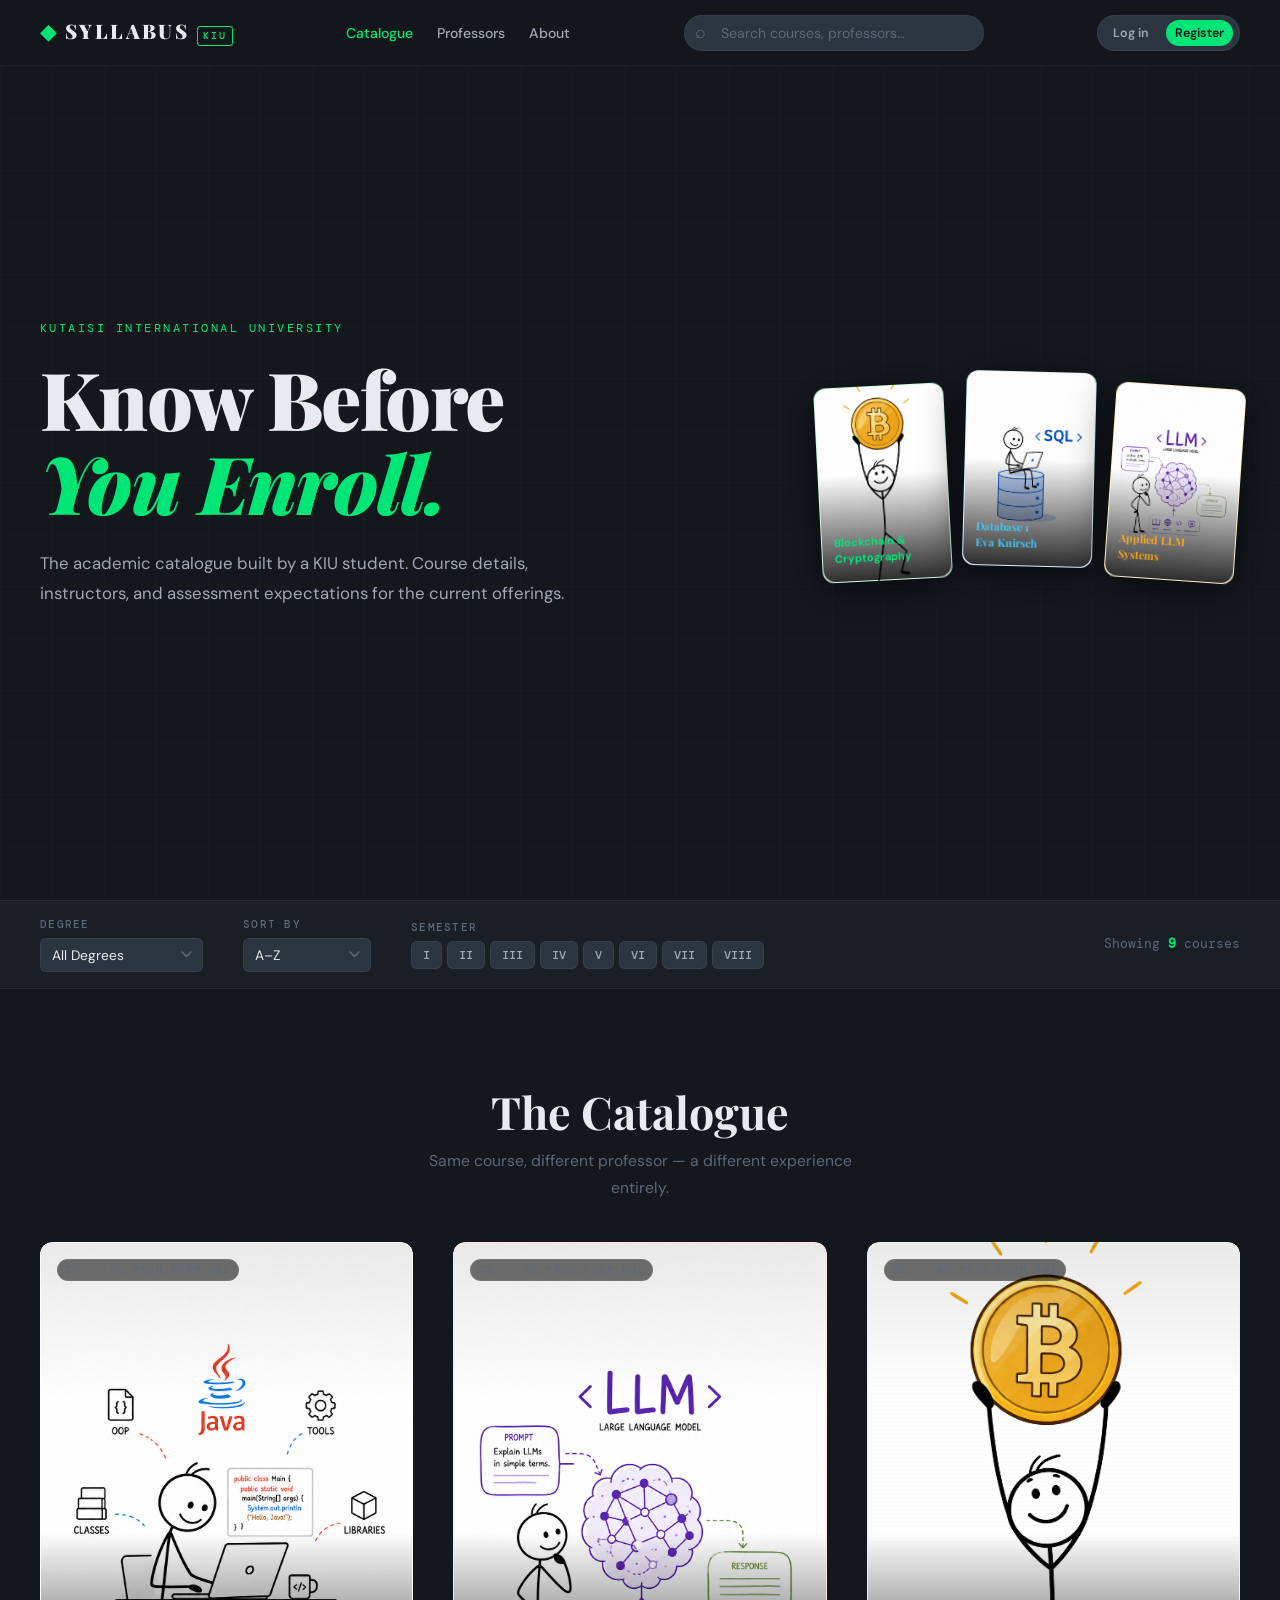
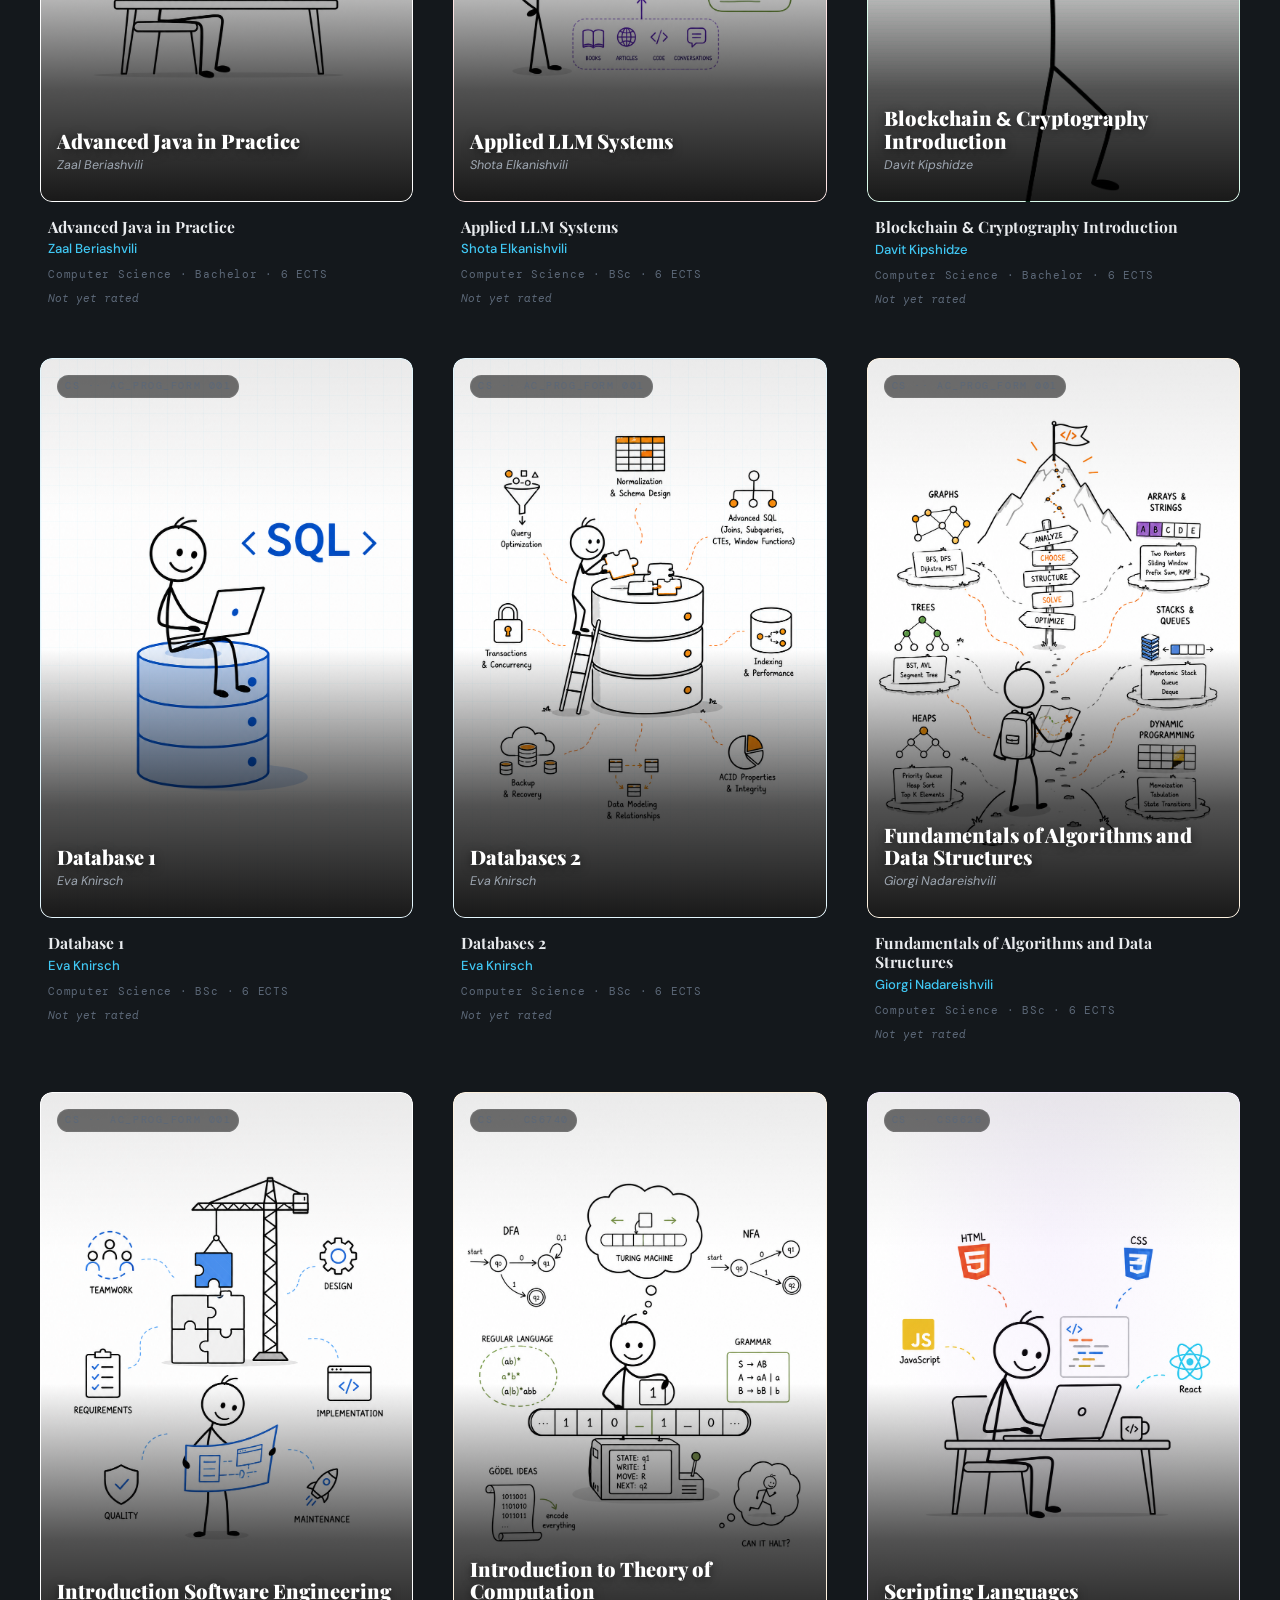
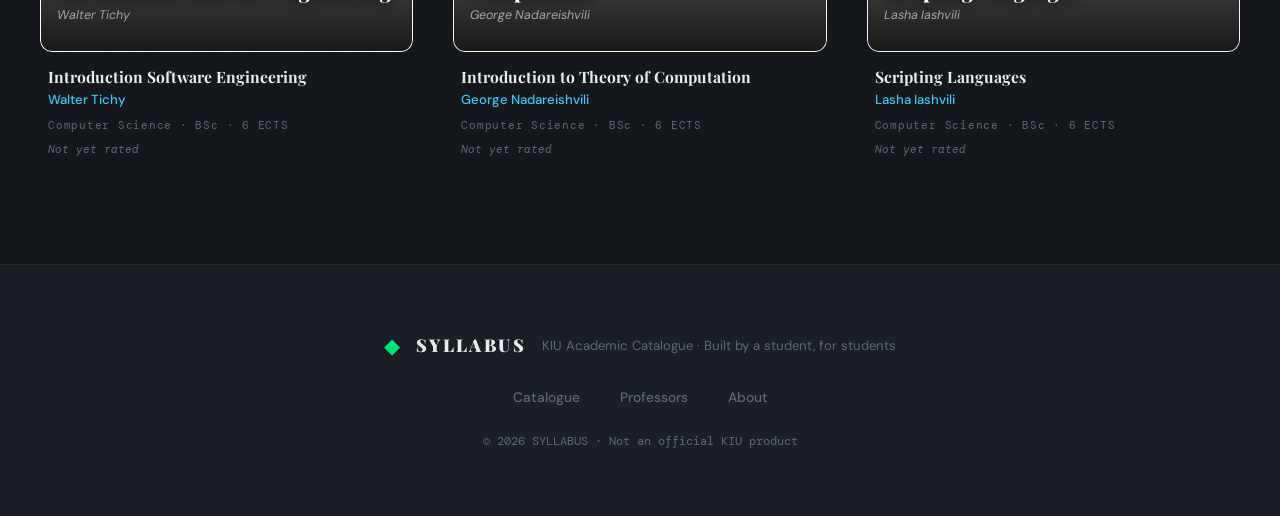
<file: index.html>
<!DOCTYPE html>
<html lang="en">
<head>
  <meta charset="UTF-8" />
  <meta name="viewport" content="width=device-width, initial-scale=1.0" />
  <title>SYLLABUS — KIU Academic Catalogue</title>
  <link rel="preconnect" href="https://fonts.googleapis.com" />
  <link rel="preconnect" href="https://fonts.gstatic.com" crossorigin />
  <link href="https://fonts.googleapis.com/css2?family=Playfair+Display:ital,wght@0,400;0,700;0,900;1,400;1,700&family=DM+Sans:wght@300;400;500;600&family=DM+Mono:wght@400;500&display=swap" rel="stylesheet" />
  <link rel="stylesheet" href="style.css" />
</head>
<body>

  <header class="site-header">
    <nav class="nav-inner" aria-label="Primary navigation">
      <a href="index.html" class="brand" aria-label="SYLLABUS home">
        <span class="brand-icon">&#9670;</span>
        <span class="brand-name">SYLLABUS</span>
        <span class="brand-sub">KIU</span>
      </a>
      <ul class="nav-links" role="list">
        <li><a href="index.html" class="nav-link nav-link--active" aria-current="page">Catalogue</a></li>
        <li><a href="professors.html" class="nav-link">Professors</a></li>
        <li><a href="about.html" class="nav-link">About</a></li>
      </ul>
      <div class="search-wrapper" role="search">
        <label for="global-search" class="sr-only">Search courses or professors</label>
        <span class="search-icon" aria-hidden="true">&#8981;</span>
        <input
          type="search"
          id="global-search"
          class="search-input"
          placeholder="Search courses, professors…"
          autocomplete="off"
        />
      </div>
    </nav>
  </header>

  <main>

    <section class="hero" aria-label="Site hero">
      <div class="hero-bg-grid" aria-hidden="true"></div>
      <div class="hero-content">
        <p class="hero-eyebrow">Kutaisi International University</p>
        <h1 class="hero-title">
          Know Before<br />
          <em>You Enroll.</em>
        </h1>
        <p class="hero-subtitle">
          The academic catalogue built by a KIU student.
          Course details, instructors, and assessment expectations for the current offerings.
        </p>
      </div>
      <div class="hero-posters" aria-hidden="true">
        <div class="hero-poster hero-poster--1"></div>
        <div class="hero-poster hero-poster--2"></div>
        <div class="hero-poster hero-poster--3"></div>
      </div>
    </section>

    <section class="filter-bar" aria-label="Filter and sort courses">
      <div class="filter-bar-inner">
        <div class="filter-group">
          <label for="filter-degree" class="filter-label">Degree</label>
          <select id="filter-degree" class="filter-select">
            <option value="all">All Degrees</option>
            <option value="cs">Computer Science</option>
            <option value="management">Management</option>
            <option value="psychology">Psychology</option>
            <option value="law">Law</option>
            <option value="medicine">Medicine</option>
          </select>
        </div>
        <div class="filter-group">
          <label for="filter-sort" class="filter-label">Sort By</label>
          <select id="filter-sort" class="filter-select">
            <option value="alphabetical">A–Z</option>
            <option value="credits">Credits</option>
            <option value="code">Course Code</option>
          </select>
        </div>
        <div class="filter-group semester-group">
          <span class="filter-label">Semester</span>
          <div class="semester-chips" role="group" aria-label="Filter by semester">
            <button class="sem-chip" aria-pressed="false">I</button>
            <button class="sem-chip" aria-pressed="false">II</button>
            <button class="sem-chip" aria-pressed="false">III</button>
            <button class="sem-chip" aria-pressed="false">IV</button>
            <button class="sem-chip" aria-pressed="false">V</button>
            <button class="sem-chip" aria-pressed="false">VI</button>
            <button class="sem-chip" aria-pressed="false">VII</button>
            <button class="sem-chip" aria-pressed="false">VIII</button>
          </div>
        </div>
        <div class="filter-meta">
          <span>Showing <strong>9</strong> courses</span>
        </div>
      </div>
    </section>

    <!-- ============================================================
         CATALOGUE GRID
    ============================================================ -->
    <section class="catalogue" id="catalogue" aria-labelledby="catalogue-heading">
      <div class="section-header">
        <h2 class="section-title" id="catalogue-heading">The Catalogue</h2>
        <p class="section-sub">Same course, different professor — a different experience entirely.</p>
      </div>

      <div class="course-grid" id="course-grid"></div>
    </section>

  </main>

  <footer class="site-footer">
    <div class="footer-inner">
      <div class="footer-brand">
        <span class="brand-icon">&#9670;</span>
        <span class="brand-name">SYLLABUS</span>
        <span class="footer-tagline">KIU Academic Catalogue · Built by a student, for students</span>
      </div>
      <nav class="footer-nav" aria-label="Footer navigation">
        <a href="index.html" class="footer-link">Catalogue</a>
        <a href="professors.html" class="footer-link">Professors</a>
        <a href="about.html" class="footer-link">About</a>
      </nav>
      <p class="footer-copy">&#169; 2026 SYLLABUS · Not an official KIU product</p>
    </div>
  </footer>

  <script src="js/app.js" charset="UTF-8"></script>
  <script src="js/catalogue.js" charset="UTF-8"></script>

</body>
</html>
</file>
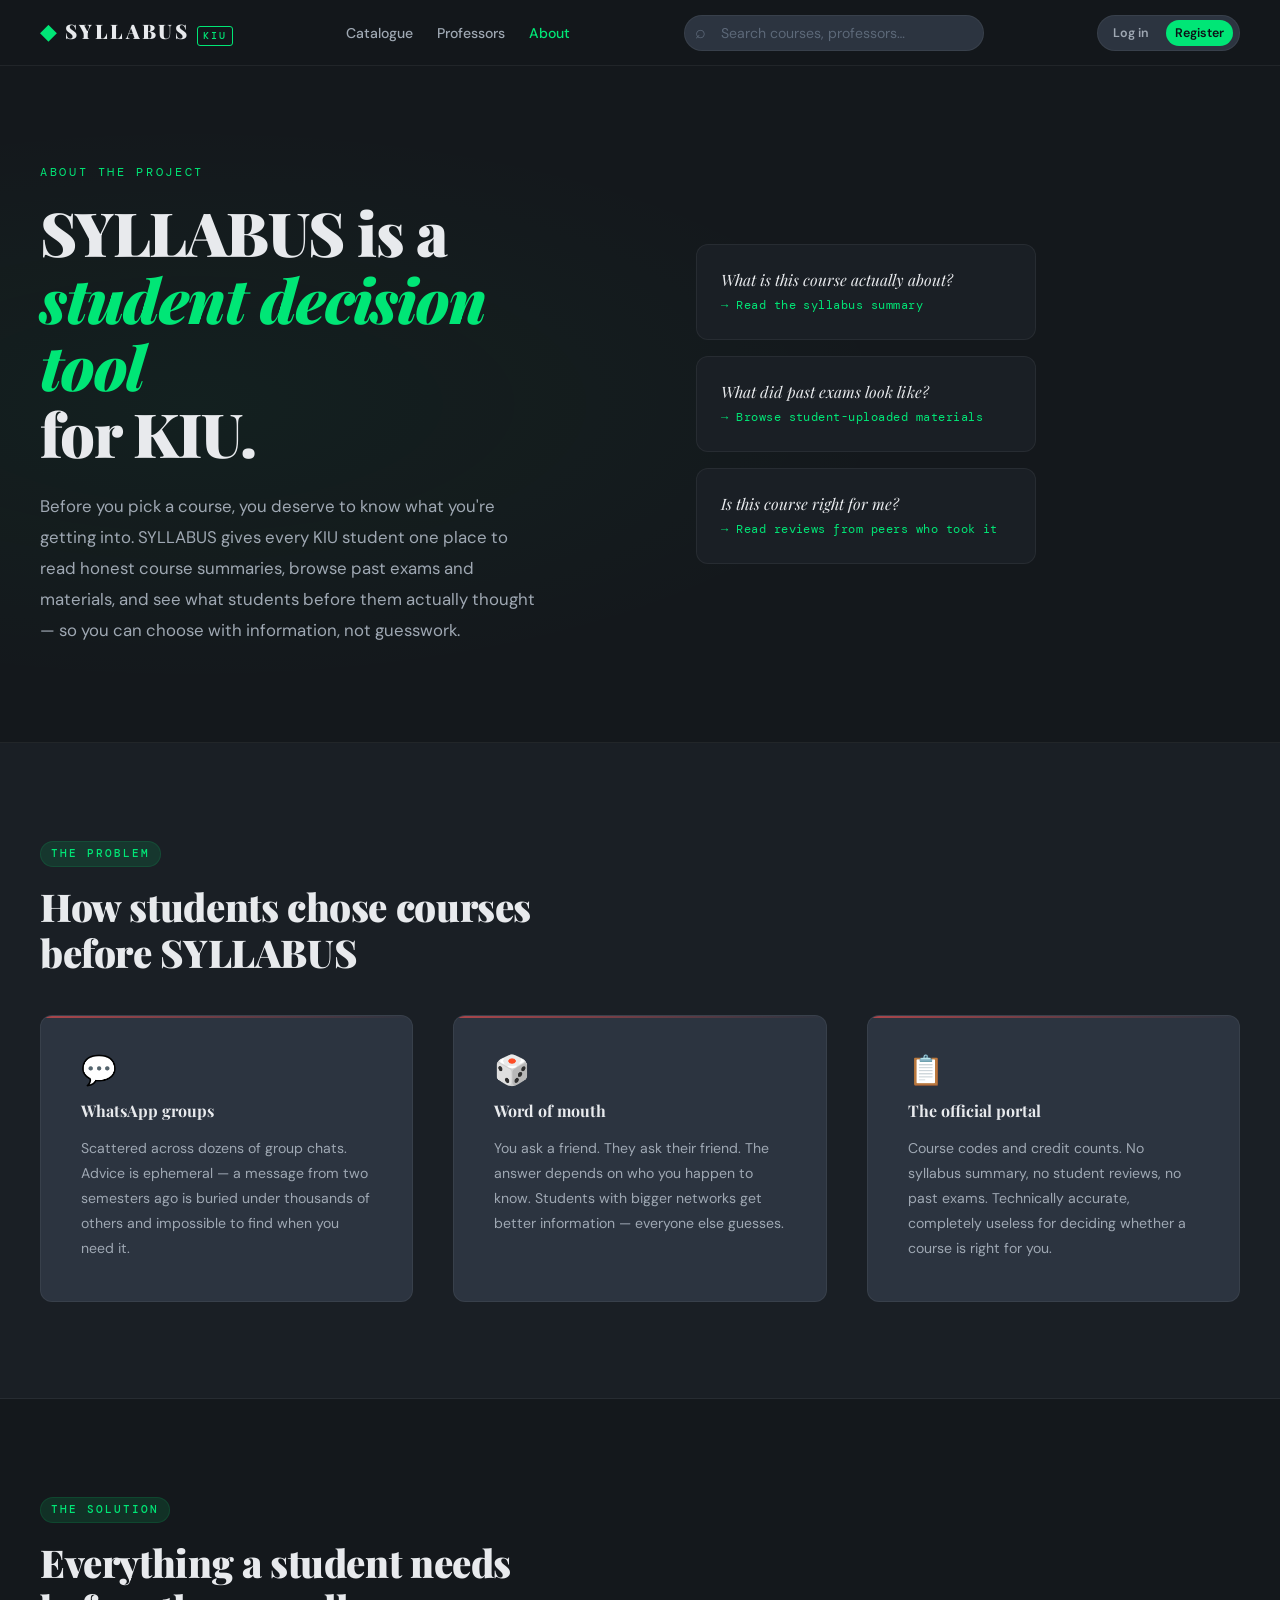
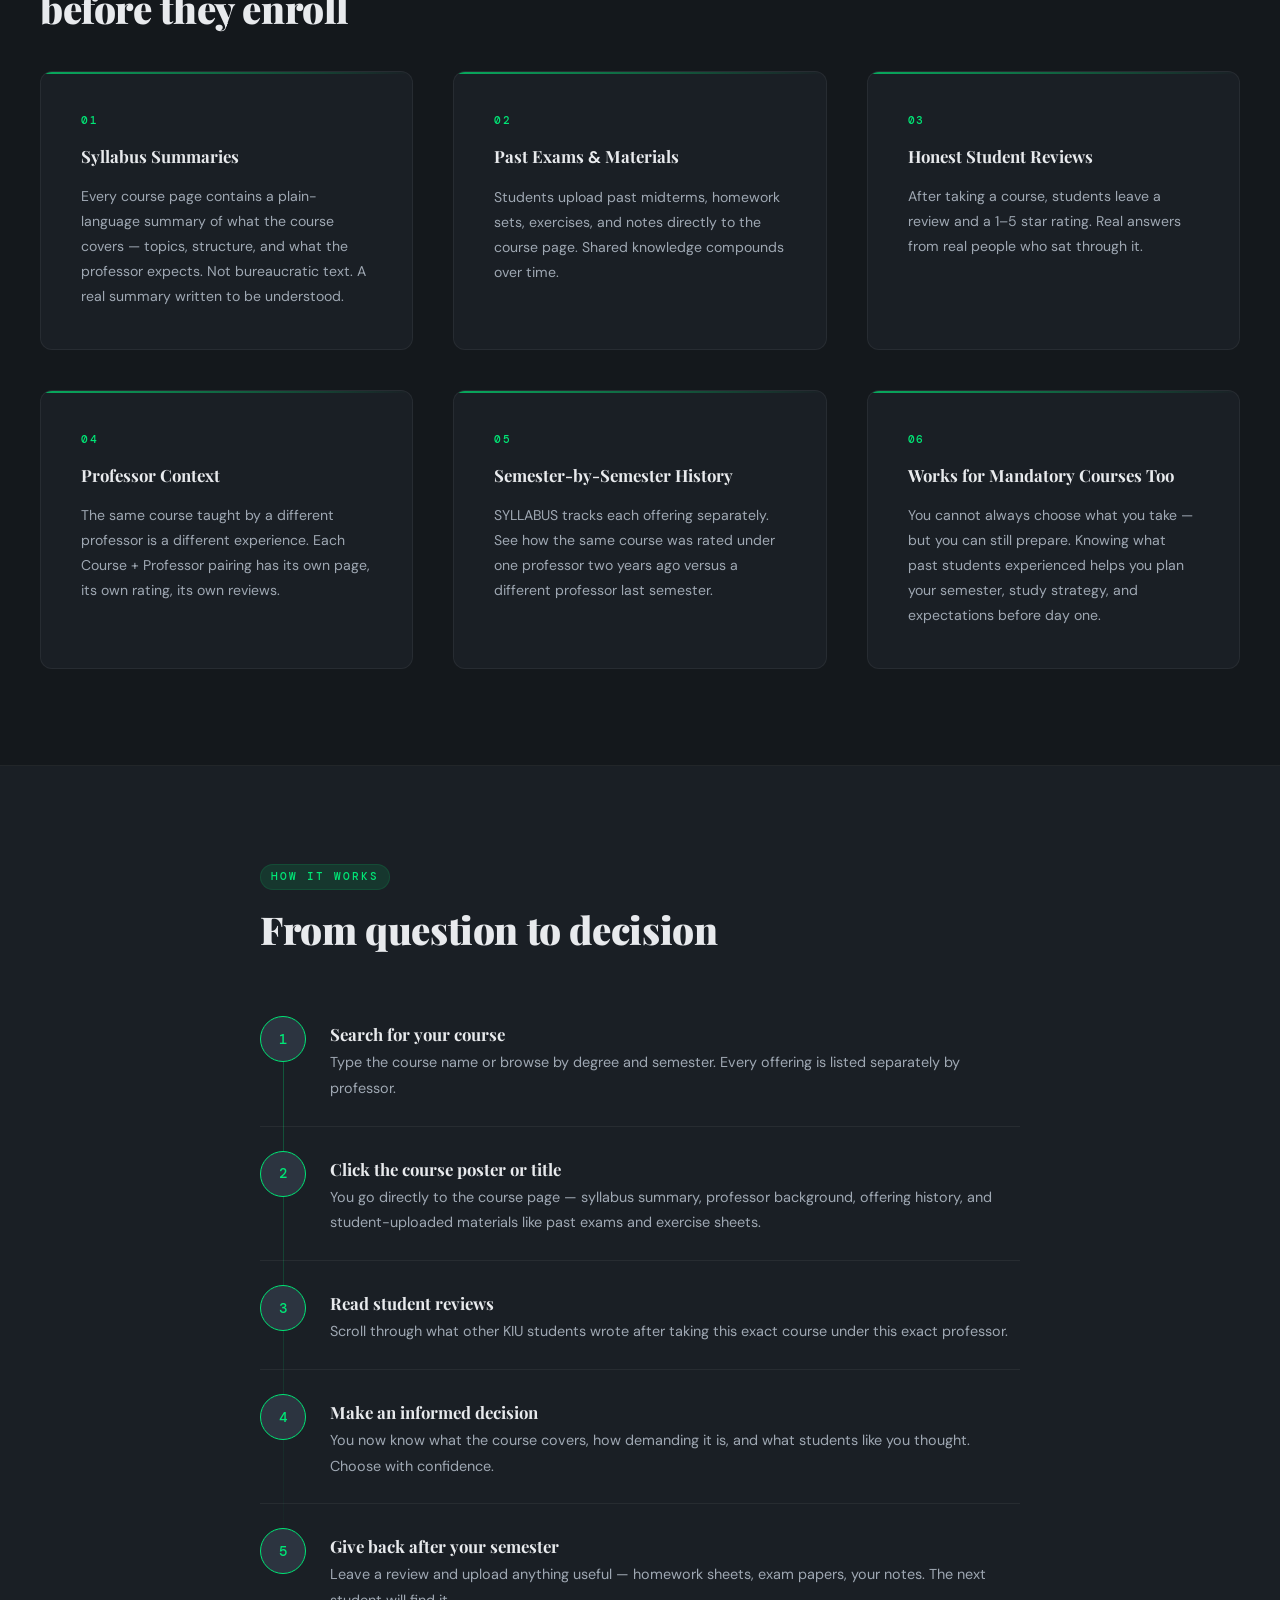
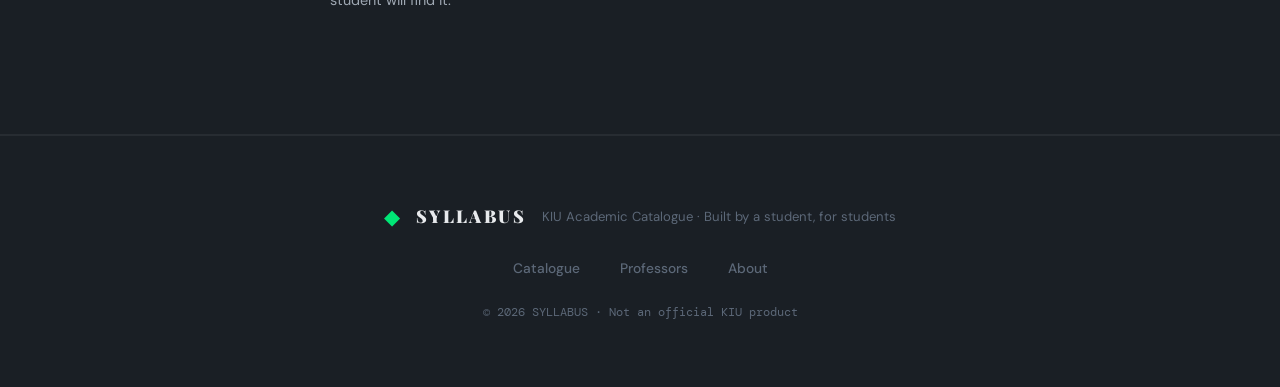
<file: about.html>
<!DOCTYPE html>
<html lang="en">
<head>
  <meta charset="UTF-8" />
  <meta name="viewport" content="width=device-width, initial-scale=1.0" />
  <title>About SYLLABUS — KIU Academic Catalogue</title>
  <link rel="preconnect" href="https://fonts.googleapis.com" />
  <link rel="preconnect" href="https://fonts.gstatic.com" crossorigin />
  <link href="https://fonts.googleapis.com/css2?family=Playfair+Display:ital,wght@0,400;0,700;0,900;1,400;1,700&family=DM+Sans:wght@300;400;500;600&family=DM+Mono:wght@400;500&display=swap" rel="stylesheet" />
  <link rel="stylesheet" href="style.css" />
  <link rel="stylesheet" href="about.css" />
</head>
<body class="about-page">

  <header class="site-header">
    <nav class="nav-inner" aria-label="Primary navigation">
      <a href="index.html" class="brand" aria-label="SYLLABUS home">
        <span class="brand-icon">&#9670;</span>
        <span class="brand-name">SYLLABUS</span>
        <span class="brand-sub">KIU</span>
      </a>
      <ul class="nav-links" role="list">
        <li><a href="index.html" class="nav-link">Catalogue</a></li>
        <li><a href="professors.html" class="nav-link">Professors</a></li>
        <li><a href="about.html" class="nav-link nav-link--active" aria-current="page">About</a></li>
      </ul>
      <div class="search-wrapper" role="search">
        <label for="global-search" class="sr-only">Search courses or professors</label>
        <span class="search-icon" aria-hidden="true">&#8981;</span>
        <input type="search" id="global-search" class="search-input" placeholder="Search courses, professors…" autocomplete="off" />
      </div>
    </nav>
  </header>

  <main>

    <section class="about-hero" aria-label="About SYLLABUS">
      <div class="about-hero-inner">

        <div class="about-hero-text">
          <p class="about-eyebrow">About the Project</p>
          <h1 class="about-title">
            SYLLABUS is a<br />
            <em>student decision tool</em><br />
            for KIU.
          </h1>
          <p class="about-lead">
            Before you pick a course, you deserve to know what you're getting into.
            SYLLABUS gives every KIU student one place to read honest course summaries,
            browse past exams and materials, and see what students before them actually
            thought — so you can choose with information, not guesswork.
          </p>
        </div>

        <div class="about-hero-visual" aria-hidden="true">
          <div class="decision-card decision-card--1">
            <span class="decision-q">What is this course actually about?</span>
            <span class="decision-a">→ Read the syllabus summary</span>
          </div>
          <div class="decision-card decision-card--2">
            <span class="decision-q">What did past exams look like?</span>
            <span class="decision-a">→ Browse student-uploaded materials</span>
          </div>
          <div class="decision-card decision-card--3">
            <span class="decision-q">Is this course right for me?</span>
            <span class="decision-a">→ Read reviews from peers who took it</span>
          </div>
        </div>

      </div>
    </section>

    <section class="about-section about-problem" aria-labelledby="problem-heading">
      <div class="about-section-inner">
        <div class="about-section-label">The Problem</div>
        <h2 class="about-section-title" id="problem-heading">
          How students chose courses<br />before SYLLABUS
        </h2>
        <div class="problem-grid">

          <div class="problem-item">
            <div class="problem-icon" aria-hidden="true">💬</div>
            <h3 class="problem-name">WhatsApp groups</h3>
            <p class="problem-desc">
              Scattered across dozens of group chats. Advice is ephemeral —
              a message from two semesters ago is buried under thousands of others
              and impossible to find when you need it.
            </p>
          </div>

          <div class="problem-item">
            <div class="problem-icon" aria-hidden="true">🎲</div>
            <h3 class="problem-name">Word of mouth</h3>
            <p class="problem-desc">
              You ask a friend. They ask their friend. The answer depends on
              who you happen to know. Students with bigger networks get
              better information — everyone else guesses.
            </p>
          </div>

          <div class="problem-item">
            <div class="problem-icon" aria-hidden="true">📋</div>
            <h3 class="problem-name">The official portal</h3>
            <p class="problem-desc">
              Course codes and credit counts. No syllabus summary,
              no student reviews, no past exams. Technically accurate,
              completely useless for deciding whether a course is right for you.
            </p>
          </div>

        </div>
      </div>
    </section>

    <section class="about-section about-solution" aria-labelledby="solution-heading">
      <div class="about-section-inner">
        <div class="about-section-label">The Solution</div>
        <h2 class="about-section-title" id="solution-heading">
          Everything a student needs<br />before they enroll
        </h2>

        <div class="features-grid">

          <article class="feature-card" aria-label="Syllabus summaries feature">
            <div class="feature-number" aria-hidden="true">01</div>
            <h3 class="feature-title">Syllabus Summaries</h3>
            <p class="feature-desc">
              Every course page contains a plain-language summary of what the
              course covers — topics, structure, and what the professor expects.
              Not bureaucratic text. A real summary written to be understood.
            </p>
          </article>

          <article class="feature-card" aria-label="Student materials feature">
            <div class="feature-number" aria-hidden="true">02</div>
            <h3 class="feature-title">Past Exams <span class="ampersand-plain">&amp;</span> Materials</h3>
            <p class="feature-desc">
              Students upload past midterms, homework sets, exercises, and notes
              directly to the course page. Shared knowledge compounds over time.
            </p>
          </article>

          <article class="feature-card" aria-label="Student reviews feature">
            <div class="feature-number" aria-hidden="true">03</div>
            <h3 class="feature-title">Honest Student Reviews</h3>
            <p class="feature-desc">
              After taking a course, students leave a review and a 1–5 star rating.
              Real answers from real people who sat through it.
            </p>
          </article>

          <article class="feature-card" aria-label="Professor context feature">
            <div class="feature-number" aria-hidden="true">04</div>
            <h3 class="feature-title">Professor Context</h3>
            <p class="feature-desc">
              The same course taught by a different professor is a different
              experience. Each Course + Professor pairing has its own page,
              its own rating, its own reviews.
            </p>
          </article>

          <article class="feature-card" aria-label="Semester history feature">
            <div class="feature-number" aria-hidden="true">05</div>
            <h3 class="feature-title">Semester-by-Semester History</h3>
            <p class="feature-desc">
              SYLLABUS tracks each offering separately. See how the same course
              was rated under one professor two years ago versus a different
              professor last semester.
            </p>
          </article>

          <article class="feature-card" aria-label="Mandatory courses feature">
            <div class="feature-number" aria-hidden="true">06</div>
            <h3 class="feature-title">Works for Mandatory Courses Too</h3>
            <p class="feature-desc">
              You cannot always choose what you take — but you can still prepare.
              Knowing what past students experienced helps you plan your semester,
              study strategy, and expectations before day one.
            </p>
          </article>

        </div>
      </div>
    </section>

    <section class="about-section about-how" aria-labelledby="how-heading">
      <div class="about-section-inner about-section-inner--narrow">
        <div class="about-section-label">How It Works</div>
        <h2 class="about-section-title" id="how-heading">From question to decision</h2>

        <ol class="how-steps" role="list">

          <li class="how-step">
            <div class="step-num" aria-hidden="true">1</div>
            <div class="step-content">
              <h3 class="step-title">Search for your course</h3>
              <p class="step-desc">
                Type the course name or browse by degree and semester.
                Every offering is listed separately by professor.
              </p>
            </div>
          </li>

          <li class="how-step">
            <div class="step-num" aria-hidden="true">2</div>
            <div class="step-content">
              <h3 class="step-title">Click the course poster or title</h3>
              <p class="step-desc">
                You go directly to the course page — syllabus summary,
                professor background, offering history, and student-uploaded
                materials like past exams and exercise sheets.
              </p>
            </div>
          </li>

          <li class="how-step">
            <div class="step-num" aria-hidden="true">3</div>
            <div class="step-content">
              <h3 class="step-title">Read student reviews</h3>
              <p class="step-desc">
                Scroll through what other KIU students wrote after taking
                this exact course under this exact professor.
              </p>
            </div>
          </li>

          <li class="how-step">
            <div class="step-num" aria-hidden="true">4</div>
            <div class="step-content">
              <h3 class="step-title">Make an informed decision</h3>
              <p class="step-desc">
                You now know what the course covers, how demanding it is,
                and what students like you thought. Choose with confidence.
              </p>
            </div>
          </li>

          <li class="how-step">
            <div class="step-num" aria-hidden="true">5</div>
            <div class="step-content">
              <h3 class="step-title">Give back after your semester</h3>
              <p class="step-desc">
                Leave a review and upload anything useful — homework sheets,
                exam papers, your notes. The next student will find it.
              </p>
            </div>
          </li>

        </ol>
      </div>
    </section>

  </main>

  <footer class="site-footer">
    <div class="footer-inner">
      <div class="footer-brand">
        <span class="brand-icon">&#9670;</span>
        <span class="brand-name">SYLLABUS</span>
        <span class="footer-tagline">KIU Academic Catalogue · Built by a student, for students</span>
      </div>
      <nav class="footer-nav" aria-label="Footer navigation">
        <a href="index.html" class="footer-link">Catalogue</a>
        <a href="professors.html" class="footer-link">Professors</a>
        <a href="about.html" class="footer-link">About</a>
      </nav>
      <p class="footer-copy">&#169; 2026 SYLLABUS · Not an official KIU product</p>
    </div>
  </footer>

  <script src="js/app.js" charset="UTF-8"></script>

</body>
</html>
</file>
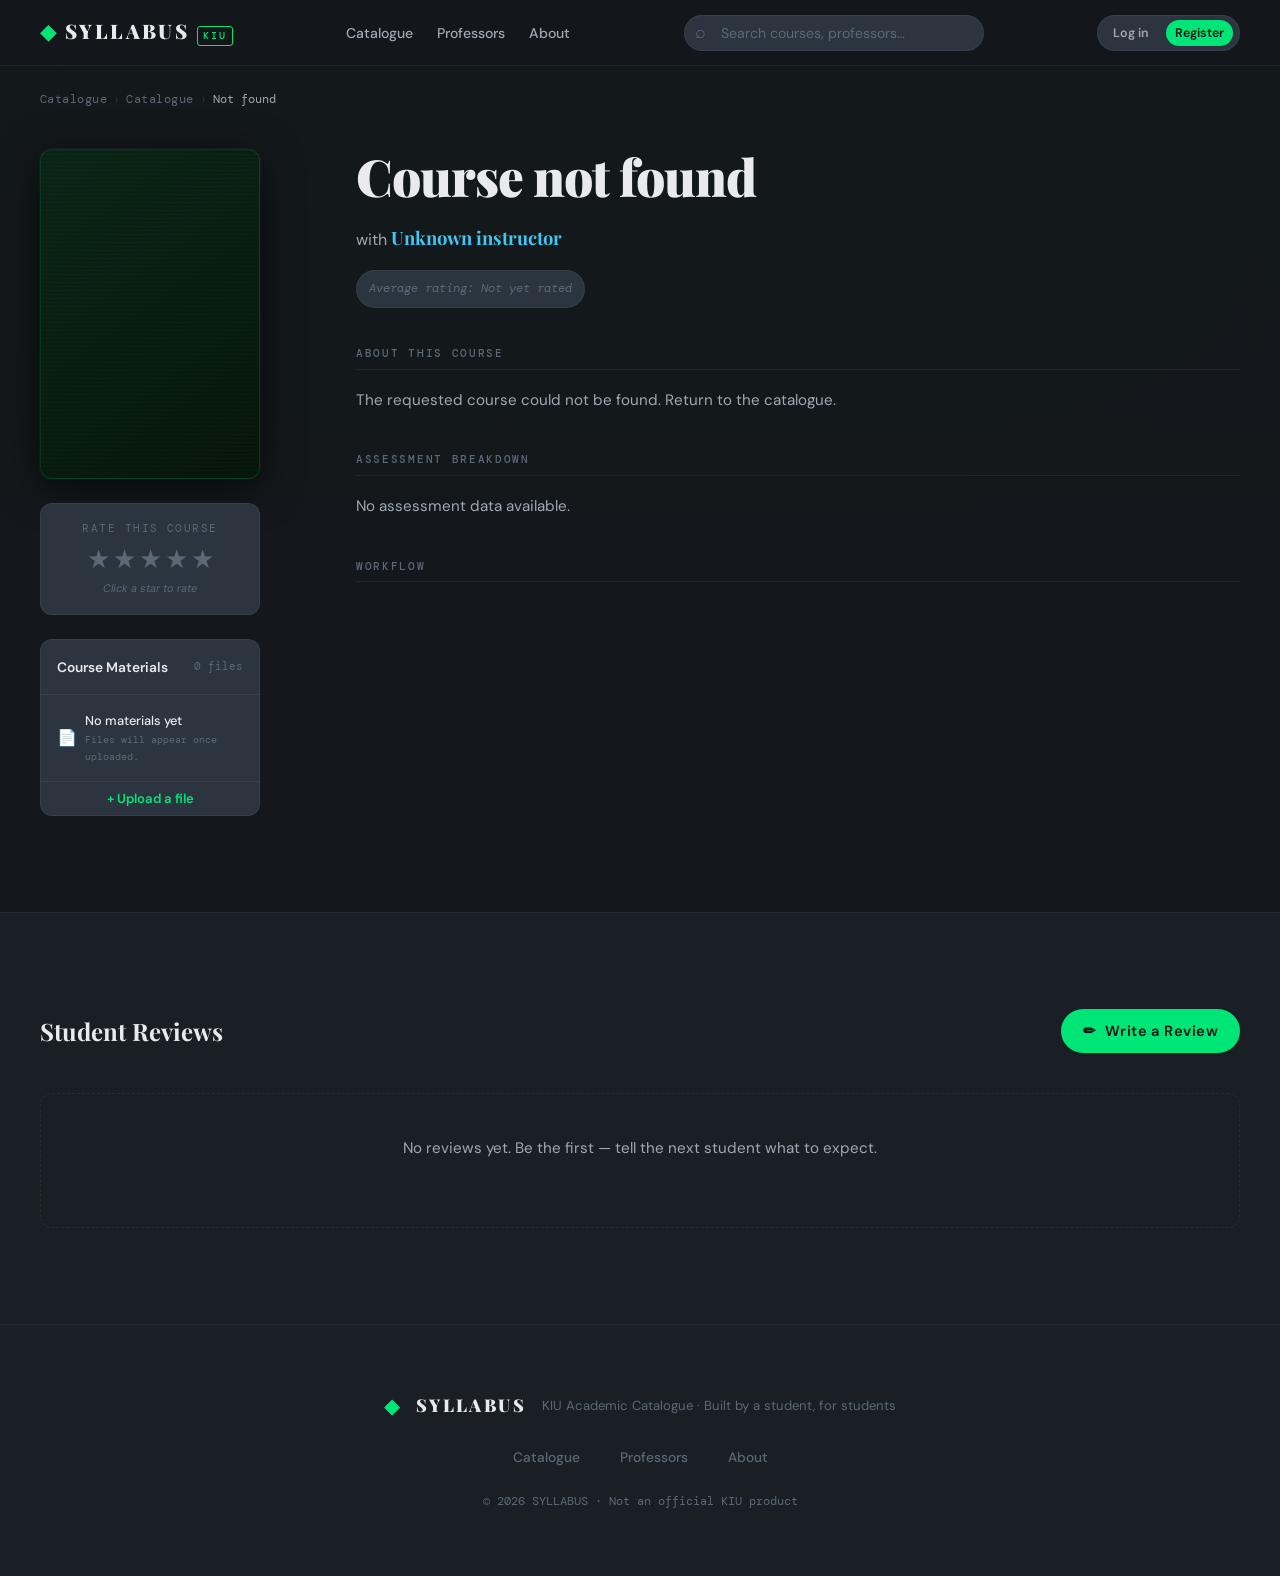
<file: course.html>
<!DOCTYPE html>
<html lang="en">
<head>
  <meta charset="UTF-8" />
  <meta name="viewport" content="width=device-width, initial-scale=1.0" />
  <title>Course — SYLLABUS · KIU</title>
  <link rel="preconnect" href="https://fonts.googleapis.com" />
  <link rel="preconnect" href="https://fonts.gstatic.com" crossorigin />
  <link href="https://fonts.googleapis.com/css2?family=Playfair+Display:ital,wght@0,400;0,700;0,900;1,400;1,700&family=DM+Sans:wght@300;400;500;600&family=DM+Mono:wght@400;500&display=swap" rel="stylesheet" />
  <link rel="stylesheet" href="style.css" />
  <link rel="stylesheet" href="course.css" />
</head>
<body class="course-page">

  <!-- ============================================================
       HEADER — identical nav across all pages
  ============================================================ -->
  <header class="site-header">
    <nav class="nav-inner" aria-label="Primary navigation">
      <a href="index.html" class="brand" aria-label="SYLLABUS home">
        <span class="brand-icon">&#9670;</span>
        <span class="brand-name">SYLLABUS</span>
        <span class="brand-sub">KIU</span>
      </a>
      <ul class="nav-links" role="list">
        <li><a href="index.html" class="nav-link">Catalogue</a></li>
        <li><a href="professors.html" class="nav-link">Professors</a></li>
        <li><a href="about.html" class="nav-link">About</a></li>
      </ul>
      <div class="search-wrapper" role="search">
        <label for="global-search" class="sr-only">Search courses or professors</label>
        <span class="search-icon" aria-hidden="true">&#8981;</span>
        <input type="search" id="global-search" class="search-input" placeholder="Search courses, professors…" autocomplete="off" />
      </div>
    </nav>
  </header>

  <main>

    <!-- Blurred backdrop — course poster colour bleeds behind the page header area -->
    <div class="course-backdrop" aria-hidden="true">
      <div id="course-backdrop-poster" class="course-backdrop-poster card-poster--1"></div>
      <div class="course-backdrop-vignette"></div>
    </div>

    <!-- Breadcrumb: Catalogue › Degree › Course Title -->
    <nav class="breadcrumb" aria-label="Breadcrumb">
      <div class="breadcrumb-inner">
        <a href="index.html" class="bc-link">Catalogue</a>
        <span class="bc-sep" aria-hidden="true">›</span>
        <span id="breadcrumb-degree" class="bc-link bc-link--degree">Computer Science</span>
        <span class="bc-sep" aria-hidden="true">›</span>
        <span id="breadcrumb-current" class="bc-current" aria-current="page">Course title</span>
      </div>
    </nav>

    <!-- ============================================================
         COURSE DETAIL — 2-column Letterboxd layout
         LEFT:  poster (sticky) · inline rate stars · materials
         RIGHT: dept tag · title · professor link · short tagline ·
                full description · assessment table · workflow · tip
    ============================================================ -->
    <section class="course-detail" aria-labelledby="detail-heading">
      <div class="detail-layout">

        <!-- ── LEFT COLUMN ── -->
        <aside class="detail-poster-col">

          <!-- Course poster -->
          <div id="detail-poster" class="detail-poster card-poster--1"
               role="img" aria-label="Course poster"></div>

          <!-- Inline star rating — user rates directly from this page, Letterboxd-style -->
          <div class="detail-rate-block">
            <p class="rate-label">Rate this course</p>
            <div class="rate-stars" role="group" aria-label="Rate from 1 to 5 stars">
              <!-- Stars listed 5→1 in DOM; flex row-reverse makes them display 1→5 visually.
                   This lets the CSS sibling selector fill stars correctly on hover/check. -->
              <input type="radio" id="r5" name="rate" value="5" class="sr-only" />
              <label for="r5" class="rate-star" aria-label="5 stars">&#9733;</label>
              <input type="radio" id="r4" name="rate" value="4" class="sr-only" />
              <label for="r4" class="rate-star" aria-label="4 stars">&#9733;</label>
              <input type="radio" id="r3" name="rate" value="3" class="sr-only" />
              <label for="r3" class="rate-star" aria-label="3 stars">&#9733;</label>
              <input type="radio" id="r2" name="rate" value="2" class="sr-only" />
              <label for="r2" class="rate-star" aria-label="2 stars">&#9733;</label>
              <input type="radio" id="r1" name="rate" value="1" class="sr-only" />
              <label for="r1" class="rate-star" aria-label="1 star">&#9733;</label>
            </div>
            <p class="rate-hint">Click a star to rate</p>
          </div>

          <!-- Student-uploaded course materials -->
          <div class="materials-block">
            <div class="materials-header">
              <span class="materials-title">Course Materials</span>
              <span id="materials-count" class="materials-count">0 files</span>
            </div>
            <ul id="materials-list" class="materials-list" role="list">
              <li class="material-item">
                <span class="material-icon" aria-hidden="true">&#128196;</span>
                <div class="material-info">
                  <span class="material-name">No materials yet</span>
                  <span class="material-meta">Files will appear once uploaded.</span>
                </div>
              </li>
            </ul>
            <button class="upload-btn" type="button">+ Upload a file</button>
          </div>

        </aside>

        <!-- ── RIGHT COLUMN ── -->
        <div class="detail-meta">

          <!-- Course title — primary H1 of the page -->
          <h1 class="detail-title" id="detail-heading">Course title</h1>

          <!-- Professor line — clicking leads to their profile section -->
          <p class="detail-with-prof">
            with <a id="detail-prof-link" href="professors.html"
                    class="detail-professor-link">Professor name</a>
          </p>

          <div id="average-rating" class="course-average-rating course-average-rating--empty" aria-live="polite">Average rating: Not yet rated</div>

          <!-- ── ABOUT THIS COURSE ──
               Letterboxd approach: a punchy short summary at the very top,
               then the full detailed syllabus description below it.
               Both are filled from the same description field in the fetched course JSON.
          -->
          <div class="detail-syllabus">
            <h2 class="detail-section-label">About this course</h2>
            <p class="detail-description" id="detail-description"></p>
            <p class="detail-prerequisite" id="detail-prerequisite"></p>
          </div>

          <!-- ── ASSESSMENT BREAKDOWN ── table injected by JS -->
          <div class="detail-syllabus">
            <h2 class="detail-section-label">Assessment Breakdown</h2>
            <div id="assessment-breakdown"></div>
          </div>

          <!-- ── WORKFLOW ── -->
          <div class="detail-syllabus">
            <h2 class="detail-section-label">Workflow</h2>
            <p id="detail-workflow" class="detail-description"></p>
          </div>


        </div><!-- /detail-meta -->
      </div><!-- /detail-layout -->
    </section>

    <!-- ============================================================
         STUDENT REVIEWS
         Full-width section below the two-column layout.
         "Write a Review" button toggles the full form open.
         The form has: name, email, degree select, star radio fieldset,
         textarea — exactly as specified.
    ============================================================ -->
    <section class="reviews-section" aria-labelledby="reviews-heading">
      <div class="reviews-inner">

        <div class="reviews-header">
          <h2 class="subsection-title" id="reviews-heading">Student Reviews</h2>
          <button
            id="write-review-btn"
            class="btn btn--primary btn--write-review"
            aria-expanded="false"
            aria-controls="review-form-panel"
            type="button"
          >
            <span aria-hidden="true">&#9999;</span> Write a Review
          </button>
        </div>

        <!-- ── REVIEW FORM — hidden until "Write a Review" is clicked ── -->
        <div class="review-form-panel" id="review-form-panel" hidden>
          <form class="review-form" action="#" method="post" aria-label="Write a course review">

            <!-- Row 1: 1–5 star CSS radio fieldset -->
            <fieldset class="star-fieldset">
              <legend class="form-label">Your Rating</legend>
              <div class="star-radio-group" role="group" aria-label="Rate 1 to 5 stars">
                <!-- Stars in reverse DOM order + flex row-reverse = correct left-to-right fill -->
                <input type="radio" id="fs5" name="rating" value="5" class="sr-only" required />
                <label for="fs5" class="star-radio-label" aria-label="5 stars">&#9733;</label>
                <input type="radio" id="fs4" name="rating" value="4" class="sr-only" />
                <label for="fs4" class="star-radio-label" aria-label="4 stars">&#9733;</label>
                <input type="radio" id="fs3" name="rating" value="3" class="sr-only" />
                <label for="fs3" class="star-radio-label" aria-label="3 stars">&#9733;</label>
                <input type="radio" id="fs2" name="rating" value="2" class="sr-only" />
                <label for="fs2" class="star-radio-label" aria-label="2 stars">&#9733;</label>
                <input type="radio" id="fs1" name="rating" value="1" class="sr-only" />
                <label for="fs1" class="star-radio-label" aria-label="1 star">&#9733;</label>
              </div>
            </fieldset>

            <!-- Row 3: review textarea -->
            <div class="form-group form-group--full">
              <label for="review-body" class="form-label">Review</label>
              <textarea
                id="review-body"
                name="review"
                class="form-textarea"
                rows="4"
                placeholder="Share your experience with this course and professor…"
                required
              ></textarea>
            </div>

            <!-- Actions -->
            <div class="form-actions">
              <button type="submit" class="btn btn--primary">Submit Review</button>
              <button type="button" class="btn btn--ghost" id="cancel-review-btn">Cancel</button>
            </div>

          </form>
        </div><!-- /review-form-panel -->

        <!-- ── EXISTING REVIEWS LIST ── populated by JS or empty state -->
        <div class="reviews-list" id="reviews-list">
          <div class="review-empty" id="review-empty">
            <p class="detail-description">
              No reviews yet. Be the first — tell the next student what to expect.
            </p>
          </div>
        </div>

      </div>
    </section>

    <!-- ============================================================
         RELATED COURSES — same course name, different professor.
         Hidden by default. JS removes [hidden] only when same-title
         courses actually exist in the data.
    ============================================================ -->
    <section class="related-courses" id="related-section" aria-labelledby="related-heading" hidden>
      <div class="related-inner">
        <h2 class="subsection-title" id="related-heading">Same Course, Other Professors</h2>
        <p class="subsection-sub">
          This course has been offered in other semesters under a different professor.
          Each offering has its own rating and reviews.
        </p>
        <div class="related-grid" id="related-grid"></div>
      </div>
    </section>

  </main>

  <footer class="site-footer">
    <div class="footer-inner">
      <div class="footer-brand">
        <span class="brand-icon">&#9670;</span>
        <span class="brand-name">SYLLABUS</span>
        <span class="footer-tagline">KIU Academic Catalogue · Built by a student, for students</span>
      </div>
      <nav class="footer-nav" aria-label="Footer navigation">
        <a href="index.html" class="footer-link">Catalogue</a>
        <a href="professors.html" class="footer-link">Professors</a>
        <a href="about.html" class="footer-link">About</a>
      </nav>
      <p class="footer-copy">&#169; 2026 SYLLABUS · Not an official KIU product</p>
    </div>
  </footer>
  <script src="js/app.js" charset="UTF-8"></script>
  <script src="js/course.js" charset="UTF-8"></script>

</body>
</html>
</file>
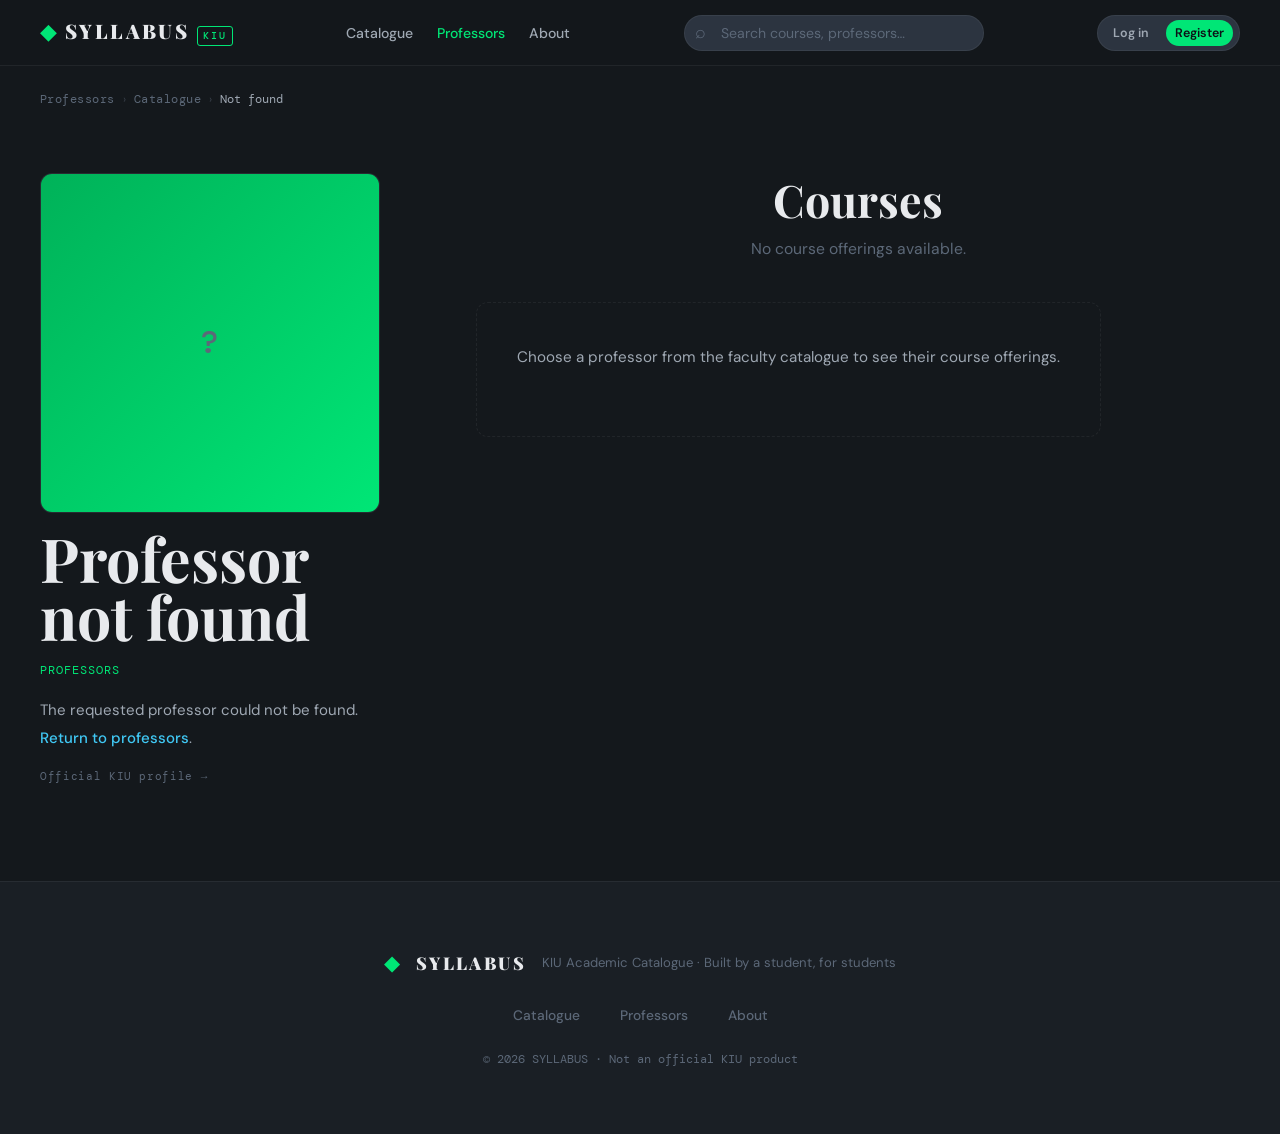
<file: professor.html>
<!DOCTYPE html>
<html lang="en">
<head>
  <meta charset="UTF-8" />
  <meta name="viewport" content="width=device-width, initial-scale=1.0" />
  <title>Professor — SYLLABUS · KIU</title>
  <link rel="preconnect" href="https://fonts.googleapis.com" />
  <link rel="preconnect" href="https://fonts.gstatic.com" crossorigin />
  <link href="https://fonts.googleapis.com/css2?family=Playfair+Display:ital,wght@0,400;0,700;0,900;1,400;1,700&family=DM+Sans:wght@300;400;500;600&family=DM+Mono:wght@400;500&display=swap" rel="stylesheet" />
  <link rel="stylesheet" href="style.css" />
  <link rel="stylesheet" href="course.css" />
  <link rel="stylesheet" href="professor.css" />
</head>
<body class="professor-page">

  <header class="site-header">
    <nav class="nav-inner" aria-label="Primary navigation">
      <a href="index.html" class="brand" aria-label="SYLLABUS home">
        <span class="brand-icon">&#9670;</span>
        <span class="brand-name">SYLLABUS</span>
        <span class="brand-sub">KIU</span>
      </a>
      <ul class="nav-links" role="list">
        <li><a href="index.html" class="nav-link">Catalogue</a></li>
        <li><a href="professors.html" class="nav-link nav-link--active" aria-current="page">Professors</a></li>
        <li><a href="about.html" class="nav-link">About</a></li>
      </ul>
      <div class="search-wrapper" role="search">
        <label for="global-search" class="sr-only">Search courses or professors</label>
        <span class="search-icon" aria-hidden="true">&#8981;</span>
        <input type="search" id="global-search" class="search-input" placeholder="Search courses, professors…" autocomplete="off" />
      </div>
    </nav>
  </header>

  <main>
    <nav class="breadcrumb" aria-label="Breadcrumb">
      <div class="breadcrumb-inner">
        <a href="professors.html" class="bc-link">Professors</a>
        <span class="bc-sep" aria-hidden="true">›</span>
        <span id="breadcrumb-department" class="bc-link bc-link--degree">Department</span>
        <span class="bc-sep" aria-hidden="true">›</span>
        <span id="breadcrumb-current" class="bc-current" aria-current="page">Professor</span>
      </div>
    </nav>

    <section class="professor-detail" aria-labelledby="professor-heading">
      <div class="professor-detail-layout">
        <aside class="professor-bio-col">
          <div id="professor-avatar" class="professor-avatar prof-avatar--photo" aria-hidden="true"></div>
          <h1 class="professor-detail-name" id="professor-heading">Professor</h1>
          <p class="professor-detail-dept" id="professor-department">Department</p>
          <p class="professor-detail-bio" id="professor-bio"></p>
          <a
            id="professor-source-link"
            class="prof-view-link"
            href="#"
            target="_blank"
            rel="noopener noreferrer"
            hidden
          >Official KIU profile &#8594;</a>
        </aside>

        <div class="professor-courses-col">
          <div class="section-header professor-filmography-header">
            <h2 class="section-title">Courses</h2>
            <p class="section-sub" id="professor-course-count">Offerings taught at KIU.</p>
          </div>
          <div class="course-grid professor-course-grid" id="professor-course-grid"></div>
        </div>
      </div>
    </section>
  </main>

  <footer class="site-footer">
    <div class="footer-inner">
      <div class="footer-brand">
        <span class="brand-icon">&#9670;</span>
        <span class="brand-name">SYLLABUS</span>
        <span class="footer-tagline">KIU Academic Catalogue · Built by a student, for students</span>
      </div>
      <nav class="footer-nav" aria-label="Footer navigation">
        <a href="index.html" class="footer-link">Catalogue</a>
        <a href="professors.html" class="footer-link">Professors</a>
        <a href="about.html" class="footer-link">About</a>
      </nav>
      <p class="footer-copy">&#169; 2026 SYLLABUS · Not an official KIU product</p>
    </div>
  </footer>

  <script src="js/app.js" charset="UTF-8"></script>
  <script src="js/professor.js" charset="UTF-8"></script>

</body>
</html>
</file>
<file: style.css>
/* ================================================================
   SYLLABUS — KIU Academic Catalogue
   style.css

   Structure:
   1.  CSS Variables & Design Tokens
   2.  Reset & Base
   3.  Typography
   4.  Buttons
   5.  Animations & Keyframes
   6.  Header / Nav
   7.  Hero Section
   8.  Section Headers (shared)
   9.  Filter / Sort Bar
   10. Catalogue Grid & Course Cards
   11. Professor Profiles
   12. Footer
   13. Responsive — @media (max-width: 768px)
================================================================ */


/* ================================================================
   1. CSS VARIABLES & DESIGN TOKENS
================================================================ */
:root {
  /* Core Palette */
  --bg-base:          #14181c;
  --bg-surface:       #1a1f25;
  --bg-card:          #2c3440;
  --bg-card-hover:    #333d4d;

  /* Accent */
  --accent-green:     #00e676;
  --accent-green-dim: rgba(0, 230, 118, 0.12);
  --accent-blue:      #40c8f4;
  --accent-gold:      #f5a623;

  /* Text */
  --text-primary:     #e8eaed;
  --text-secondary:   #9fa8b3;
  --text-muted:       #5c6878;
  --text-inverse:     #0d1117;

  /* Borders */
  --border:           rgba(255, 255, 255, 0.06);
  --border-hover:     rgba(255, 255, 255, 0.14);

  /* Typography */
  --font-display: 'Playfair Display', Georgia, serif;
  --font-body:    'DM Sans', 'Helvetica Neue', sans-serif;
  --font-mono:    'DM Mono', Consolas, monospace;

  /* Spacing */
  --sp-xs:   4px;
  --sp-sm:   8px;
  --sp-md:   16px;
  --sp-lg:   24px;
  --sp-xl:   40px;
  --sp-2xl:  64px;
  --sp-3xl:  96px;

  /* Radii */
  --r-sm:   6px;
  --r-md:   12px;
  --r-lg:   20px;
  --r-pill: 100px;

  /* Shadows */
  --shadow-card: 0 4px 24px rgba(0, 0, 0, 0.45);
  --shadow-deep: 0 8px 40px rgba(0, 0, 0, 0.65);
  --shadow-glow: 0 0 24px rgba(0, 230, 118, 0.22);

  /* Transitions */
  --t-fast: 150ms ease;
  --t-med:  260ms ease;
  --t-slow: 420ms ease;

  /* Layout */
  --max-w:    1280px;
  --nav-h:    66px;
}


/* ================================================================
   2. RESET & BASE
================================================================ */
*, *::before, *::after {
  box-sizing: border-box;
  margin: 0;
  padding: 0;
}

html {
  font-size: 16px;
  scroll-behavior: smooth;
  -webkit-font-smoothing: antialiased;
}

body {
  background: var(--bg-base);
  color: var(--text-primary);
  font-family: var(--font-body);
  line-height: 1.6;
  overflow-x: hidden;
}

ul[role="list"] { list-style: none; }

.sr-only {
  position: absolute;
  width: 1px; height: 1px;
  padding: 0; margin: -1px;
  overflow: hidden;
  clip: rect(0,0,0,0);
  white-space: nowrap;
  border: 0;
}

a {
  color: var(--accent-blue);
  text-decoration: none;
  transition: color var(--t-fast);
}
a:hover { color: var(--accent-green); }

img { max-width: 100%; display: block; }
button { cursor: pointer; font-family: var(--font-body); }


/* ================================================================
   3. TYPOGRAPHY
================================================================ */
h1, h2, h3, h4, h5, h6 {
  font-family: var(--font-display);
  font-weight: 700;
  line-height: 1.2;
  color: var(--text-primary);
}

h1 { font-size: clamp(2.4rem, 6vw, 4.5rem); }
h2 { font-size: clamp(1.8rem, 4vw, 2.8rem); }
h3 { font-size: clamp(1.1rem, 2.5vw, 1.5rem); }
h4 { font-size: 1rem; }

p { color: var(--text-secondary); line-height: 1.75; }

em { font-style: italic; color: var(--accent-green); }


/* ================================================================
   4. BUTTONS
================================================================ */
.btn {
  display: inline-flex;
  align-items: center;
  gap: var(--sp-sm);
  padding: 11px 22px;
  border-radius: var(--r-pill);
  font-family: var(--font-body);
  font-weight: 600;
  font-size: 0.88rem;
  letter-spacing: 0.03em;
  border: none;
  cursor: pointer;
  transition: all var(--t-med);
  text-decoration: none;
}

.btn--primary {
  background: var(--accent-green);
  color: var(--text-inverse);
}
.btn--primary:hover {
  background: #33eb91;
  box-shadow: var(--shadow-glow);
  transform: translateY(-1px);
  color: var(--text-inverse);
}

.btn--ghost {
  background: transparent;
  color: var(--text-secondary);
  border: 1px solid var(--border-hover);
}
.btn--ghost:hover {
  border-color: var(--accent-green);
  color: var(--accent-green);
}

.btn--sm { padding: 7px 16px; font-size: 0.82rem; }


/* ================================================================
   5. ANIMATIONS & KEYFRAMES
================================================================ */
@keyframes fadeSlideUp {
  from { opacity: 0; transform: translateY(26px); }
  to   { opacity: 1; transform: translateY(0); }
}

@keyframes fadeIn {
  from { opacity: 0; }
  to   { opacity: 1; }
}

@keyframes pulse {
  0%, 100% { opacity: 1; }
  50%       { opacity: 0.45; }
}


/* ================================================================
   6. HEADER / NAV
================================================================ */
.site-header {
  position: sticky;
  top: 0;
  z-index: 100;
  height: var(--nav-h);
  background: rgba(20, 24, 28, 0.92);
  backdrop-filter: blur(18px);
  -webkit-backdrop-filter: blur(18px);
  border-bottom: 1px solid var(--border);
}

.nav-inner {
  display: flex;
  align-items: center;
  justify-content: space-between;
  gap: var(--sp-xl);
  max-width: var(--max-w);
  margin: 0 auto;
  padding: 0 var(--sp-xl);
  height: 100%;
}

.brand {
  display: flex;
  align-items: baseline;
  gap: var(--sp-sm);
  text-decoration: none;
  flex-shrink: 0;
}

.brand-icon {
  font-size: 1.35rem;
  color: var(--accent-green);
  animation: pulse 3.5s ease-in-out infinite;
}

.brand-name {
  font-family: var(--font-display);
  font-weight: 900;
  font-size: 1.25rem;
  letter-spacing: 0.12em;
  color: var(--text-primary);
}

.brand-sub {
  font-family: var(--font-mono);
  font-size: 0.62rem;
  font-weight: 500;
  letter-spacing: 0.2em;
  color: var(--accent-green);
  border: 1px solid var(--accent-green);
  padding: 1px 5px;
  border-radius: 3px;
}

.nav-links {
  display: flex;
  align-items: center;
  gap: var(--sp-lg);
  list-style: none;
}

.nav-link {
  font-weight: 500;
  font-size: 0.88rem;
  color: var(--text-secondary);
  text-decoration: none;
  transition: color var(--t-fast);
}
.nav-link:hover { color: var(--text-primary); }
.nav-link--active { color: var(--accent-green) !important; }

.search-wrapper {
  position: relative;
  display: flex;
  align-items: center;
  flex: 1;
  max-width: 300px;
}

.search-icon {
  position: absolute;
  left: 11px;
  font-size: 1.15rem;
  color: var(--text-muted);
  pointer-events: none;
}

.search-input {
  width: 100%;
  background: var(--bg-card);
  border: 1px solid var(--border);
  border-radius: var(--r-pill);
  color: var(--text-primary);
  font-family: var(--font-body);
  font-size: 0.88rem;
  padding: 8px 14px 8px 36px;
  transition: border-color var(--t-fast), box-shadow var(--t-fast);
}
.search-input::placeholder { color: var(--text-muted); }
.search-input:focus {
  outline: none;
  border-color: var(--accent-green);
  box-shadow: 0 0 0 3px var(--accent-green-dim);
}

.auth-pill {
  display: flex;
  align-items: center;
  gap: var(--sp-sm);
  flex-shrink: 0;
  min-height: 34px;
  padding: 4px 6px;
  background: var(--bg-card);
  border: 1px solid var(--border);
  border-radius: var(--r-pill);
}

.auth-pill__name {
  max-width: 120px;
  overflow: hidden;
  text-overflow: ellipsis;
  white-space: nowrap;
  padding-left: 8px;
  font-family: var(--font-mono);
  font-size: 0.72rem;
  color: var(--text-primary);
}

.auth-link {
  border: none;
  background: transparent;
  color: var(--text-secondary);
  font-family: var(--font-body);
  font-size: 0.78rem;
  font-weight: 600;
  padding: 5px 9px;
  border-radius: var(--r-pill);
  transition: color var(--t-fast), background var(--t-fast);
}

.auth-link:hover {
  color: var(--accent-green);
  background: var(--accent-green-dim);
}

.auth-link--accent {
  color: var(--text-inverse);
  background: var(--accent-green);
}

.auth-link--accent:hover {
  color: var(--text-inverse);
  background: #33eb91;
}

.auth-modal[hidden] { display: none; }

.auth-modal {
  position: fixed;
  inset: 0;
  z-index: 300;
  display: grid;
  place-items: center;
  padding: var(--sp-lg);
}

.auth-modal__backdrop {
  position: absolute;
  inset: 0;
  background: rgba(8, 11, 14, 0.74);
  backdrop-filter: blur(12px);
}

.auth-modal__panel {
  position: relative;
  width: min(100%, 430px);
  background: var(--bg-surface);
  border: 1px solid var(--border-hover);
  border-radius: var(--r-md);
  box-shadow: var(--shadow-deep);
  padding: var(--sp-xl);
  animation: fadeSlideUp 0.24s ease both;
}

.auth-modal__close {
  position: absolute;
  top: 12px;
  right: 12px;
  width: 30px;
  height: 30px;
  border: 1px solid var(--border);
  border-radius: 50%;
  background: var(--bg-card);
  color: var(--text-secondary);
  font-size: 1.1rem;
  line-height: 1;
}

.auth-modal__close:hover {
  color: var(--accent-green);
  border-color: var(--accent-green);
}

.auth-modal__title {
  font-size: 1.65rem;
  margin-bottom: var(--sp-sm);
}

.auth-modal__message {
  font-size: 0.9rem;
  color: var(--text-secondary);
  margin-bottom: var(--sp-lg);
}

.auth-form {
  display: flex;
  flex-direction: column;
  gap: var(--sp-md);
}

.auth-form .form-group {
  display: flex;
  flex-direction: column;
  gap: 5px;
}

.auth-form .form-label {
  font-family: var(--font-mono);
  font-size: 0.64rem;
  letter-spacing: 0.12em;
  text-transform: uppercase;
  color: var(--text-muted);
  font-weight: 500;
}

.auth-form .form-input {
  width: 100%;
  background: var(--bg-card);
  border: 1px solid var(--border);
  border-radius: var(--r-sm);
  color: var(--text-primary);
  font-family: var(--font-body);
  font-size: 0.92rem;
  padding: 9px 13px;
  transition: border-color var(--t-fast), box-shadow var(--t-fast);
}

.auth-form .form-input:focus {
  outline: none;
  border-color: var(--accent-green);
  box-shadow: 0 0 0 3px var(--accent-green-dim);
}

.auth-actions {
  display: flex;
  gap: var(--sp-md);
  flex-wrap: wrap;
  align-items: center;
}

.auth-error {
  color: #ff5252;
  font-size: 0.84rem;
  line-height: 1.5;
}

.auth-demo-note {
  margin-top: var(--sp-md);
  font-size: 0.74rem;
  color: var(--text-muted);
  font-style: italic;
}

.bio-placeholder {
  color: var(--text-muted);
  font-style: italic;
}


/* ================================================================
   7. HERO SECTION
================================================================ */
.hero {
  position: relative;
  min-height: calc(100vh - var(--nav-h));
  display: flex;
  align-items: center;
  overflow: hidden;
  padding: var(--sp-3xl) var(--sp-xl);
}

.hero-bg-grid {
  position: absolute;
  inset: 0;
  background-image:
    linear-gradient(rgba(0, 230, 118, 0.025) 1px, transparent 1px),
    linear-gradient(90deg, rgba(0, 230, 118, 0.025) 1px, transparent 1px);
  background-size: 52px 52px;
  pointer-events: none;
}

.hero-content {
  position: relative;
  z-index: 2;
  max-width: 560px;
  margin-right: var(--sp-3xl);
}

.hero-eyebrow {
  font-family: var(--font-mono);
  font-size: 0.78rem;
  letter-spacing: 0.2em;
  text-transform: uppercase;
  color: var(--accent-green);
  margin-bottom: var(--sp-md);
  animation: fadeSlideUp 0.55s ease both;
  animation-delay: 0.1s;
}

.hero-title {
  font-size: clamp(2.8rem, 7vw, 5rem);
  font-weight: 900;
  line-height: 1.05;
  letter-spacing: -0.02em;
  margin-bottom: var(--sp-lg);
  animation: fadeSlideUp 0.55s ease both;
  animation-delay: 0.22s;
}

.hero-subtitle {
  font-size: 1.05rem;
  color: var(--text-secondary);
  line-height: 1.8;
  margin-bottom: var(--sp-xl);
  animation: fadeSlideUp 0.55s ease both;
  animation-delay: 0.38s;
}

.hero-cta {
  animation: fadeSlideUp 0.55s ease both;
  animation-delay: 0.52s;
}

.hero-posters {
  position: absolute;
  right: var(--sp-xl);
  top: 50%;
  transform: translateY(-50%);
  display: flex;
  gap: var(--sp-md);
  z-index: 1;
}

.hero-poster {
  width: 130px;
  height: 195px;
  border-radius: var(--r-md);
  box-shadow: var(--shadow-deep);
  background-size: cover, cover;
  background-position: center, center;
}

.hero-poster--1 {
  background-image: url("assets/Blockchain & Cryptography Introduction.png"), linear-gradient(155deg, #0d2a18 0%, #091408 100%);
  border: 1px solid rgba(0, 230, 118, 0.18);
  transform: rotate(-3deg);
  animation: fadeIn 0.7s ease both;
  animation-delay: 0.55s;
  position: relative;
}
.hero-poster--1::before {
  content: '';
  position: absolute; inset: 0;
  background: linear-gradient(to bottom, transparent 45%, rgba(0,0,0,0.82) 100%);
  border-radius: var(--r-md);
}
.hero-poster--1::after {
  content: 'Blockchain &\A Cryptography';
  white-space: pre;
  position: absolute;
  bottom: 14px; left: 12px; right: 12px;
  font-family: var(--font-body);
  font-size: 0.68rem;
  font-weight: 700;
  color: var(--accent-green);
  line-height: 1.45;
}

.hero-poster--2 {
  background-image: url("assets/Database1.png"), linear-gradient(155deg, #0a1a2e 0%, #060e1c 100%);
  border: 1px solid rgba(64, 200, 244, 0.18);
  transform: rotate(1.5deg) translateY(-14px);
  animation: fadeIn 0.7s ease both;
  animation-delay: 0.72s;
  position: relative;
}
.hero-poster--2::before {
  content: '';
  position: absolute; inset: 0;
  background: linear-gradient(to bottom, transparent 45%, rgba(0,0,0,0.82) 100%);
  border-radius: var(--r-md);
}
.hero-poster--2::after {
  content: 'Database 1\A Eva Knirsch';
  white-space: pre;
  position: absolute;
  bottom: 14px; left: 12px; right: 12px;
  font-family: var(--font-display);
  font-size: 0.68rem;
  font-weight: 700;
  color: var(--accent-blue);
  line-height: 1.45;
}

.hero-poster--3 {
  background-image: url("assets/AppliedLLMSystems.png"), linear-gradient(155deg, #271800 0%, #140c00 100%);
  border: 1px solid rgba(245, 166, 35, 0.18);
  transform: rotate(4deg);
  animation: fadeIn 0.7s ease both;
  animation-delay: 0.9s;
  position: relative;
}
.hero-poster--3::before {
  content: '';
  position: absolute; inset: 0;
  background: linear-gradient(to bottom, transparent 45%, rgba(0,0,0,0.82) 100%);
  border-radius: var(--r-md);
}
.hero-poster--3::after {
  content: 'Applied LLM\A Systems';
  white-space: pre;
  position: absolute;
  bottom: 14px; left: 12px; right: 12px;
  font-family: var(--font-display);
  font-size: 0.68rem;
  font-weight: 700;
  color: var(--accent-gold);
  line-height: 1.45;
}


/* ================================================================
   8. SHARED SECTION HEADERS
================================================================ */
.section-header {
  text-align: center;
  margin-bottom: var(--sp-xl);
}

.section-title { margin-bottom: var(--sp-sm); }

.ampersand-plain {
  font-family: var(--font-body);
  font-style: normal;
  font-weight: inherit;
}

.section-sub {
  font-size: 0.98rem;
  color: var(--text-muted);
  max-width: 480px;
  margin: 0 auto;
}


/* ================================================================
   9. FILTER / SORT BAR
================================================================ */
.filter-bar {
  background: var(--bg-surface);
  border-top: 1px solid var(--border);
  border-bottom: 1px solid var(--border);
  padding: var(--sp-md) 0;
  position: sticky;
  top: var(--nav-h);
  z-index: 90;
}

.filter-bar-inner {
  max-width: var(--max-w);
  margin: 0 auto;
  padding: 0 var(--sp-xl);
  display: flex;
  align-items: center;
  gap: var(--sp-xl);
  flex-wrap: wrap;
}

.filter-group {
  display: flex;
  flex-direction: column;
  gap: 4px;
}

.filter-label {
  font-family: var(--font-mono);
  font-size: 0.66rem;
  font-weight: 500;
  letter-spacing: 0.12em;
  text-transform: uppercase;
  color: var(--text-muted);
}

.filter-select {
  background: var(--bg-card);
  border: 1px solid var(--border);
  border-radius: var(--r-sm);
  color: var(--text-primary);
  font-family: var(--font-body);
  font-size: 0.86rem;
  padding: 7px 30px 7px 11px;
  cursor: pointer;
  transition: border-color var(--t-fast);
  appearance: none;
  -webkit-appearance: none;
  background-image: url("data:image/svg+xml,%3Csvg xmlns='http://www.w3.org/2000/svg' width='11' height='7'%3E%3Cpath d='M1 1l4.5 4.5L10 1' stroke='%235c6878' stroke-width='1.5' fill='none' stroke-linecap='round'/%3E%3C/svg%3E");
  background-repeat: no-repeat;
  background-position: right 10px center;
}
.filter-select:focus {
  outline: none;
  border-color: var(--accent-green);
}

.semester-group { flex-direction: column; }

.semester-chips {
  display: flex;
  gap: 5px;
  flex-wrap: wrap;
}

.sem-chip {
  background: var(--bg-card);
  border: 1px solid var(--border);
  border-radius: var(--r-sm);
  color: var(--text-secondary);
  font-family: var(--font-mono);
  font-size: 0.78rem;
  font-weight: 500;
  padding: 5px 11px;
  cursor: pointer;
  transition: all var(--t-fast);
}
.sem-chip:hover {
  border-color: var(--accent-green);
  color: var(--accent-green);
}

.sem-chip--active,
.sem-chip[aria-pressed="true"] {
  background: var(--accent-green-dim);
  border-color: var(--accent-green);
  color: var(--accent-green);
}

.filter-meta {
  margin-left: auto;
  font-family: var(--font-mono);
  font-size: 0.8rem;
  color: var(--text-muted);
  white-space: nowrap;
}
.filter-meta strong { color: var(--accent-green); }


/* ================================================================
   10. CATALOGUE GRID & COURSE CARDS
================================================================ */
.catalogue {
  max-width: var(--max-w);
  margin: 0 auto;
  padding: var(--sp-3xl) var(--sp-xl);
}

.course-grid {
  display: flex;
  flex-wrap: wrap;
  gap: var(--sp-xl);
}

.catalogue-empty {
  width: 100%;
  padding: var(--sp-xl) var(--sp-xl) var(--sp-2xl);
  text-align: center;
  border: 1px dashed var(--border);
  border-radius: var(--r-md);
  color: var(--text-secondary);
}

.course-card {
  flex: 1 1 calc(33.333% - var(--sp-xl));
  min-width: 240px;
  max-width: 380px;
  display: flex;
  flex-direction: column;
  animation: fadeSlideUp 0.55s ease both;
}

.course-card:nth-child(1) { animation-delay: 0.08s; }
.course-card:nth-child(2) { animation-delay: 0.16s; }
.course-card:nth-child(3) { animation-delay: 0.24s; }
.course-card:nth-child(4) { animation-delay: 0.32s; }
.course-card:nth-child(5) { animation-delay: 0.40s; }
.course-card:nth-child(6) { animation-delay: 0.48s; }

.card-poster-link {
  display: block;
  text-decoration: none;
  border-radius: var(--r-md);
  overflow: hidden;
}

.card-poster {
  position: relative;
  aspect-ratio: 2 / 3;
  border-radius: var(--r-md);
  overflow: hidden;
  transition: transform var(--t-slow), box-shadow var(--t-slow);
}

.card-poster-link:hover .card-poster {
  transform: scale(1.05);
  box-shadow: var(--shadow-deep);
}

/* 6 DISTINCT POSTER DESIGNS */
.card-poster--1 {
  background: linear-gradient(145deg, #0b2417 0%, #081509 100%);
  border: 1px solid rgba(0, 230, 118, 0.14);
}
.card-poster--1::before {
  content: '';
  position: absolute; inset: 0;
  background: repeating-linear-gradient(
    0deg, transparent, transparent 3px,
    rgba(0, 230, 118, 0.025) 3px, rgba(0, 230, 118, 0.025) 4px
  );
}

.card-poster--2 {
  background: linear-gradient(145deg, #091629 0%, #060e1c 100%);
  border: 1px solid rgba(64, 200, 244, 0.14);
}
.card-poster--2::before {
  content: '';
  position: absolute; inset: 0;
  background:
    linear-gradient(rgba(64, 200, 244, 0.03) 1px, transparent 1px),
    linear-gradient(90deg, rgba(64, 200, 244, 0.03) 1px, transparent 1px);
  background-size: 18px 18px;
}

.card-poster--3 {
  background: linear-gradient(145deg, #1e1208 0%, #120a04 100%);
  border: 1px solid rgba(245, 166, 35, 0.14);
}

.card-poster--4 {
  background: linear-gradient(145deg, #160a26 0%, #0d0618 100%);
  border: 1px solid rgba(180, 120, 255, 0.14);
}
.card-poster--4::before {
  content: '';
  position: absolute; inset: 0;
  background: radial-gradient(ellipse at 50% 25%, rgba(180, 120, 255, 0.07) 0%, transparent 65%);
}

.card-poster--5 {
  background: linear-gradient(145deg, #181818 0%, #0a0a0a 100%);
  border: 1px solid rgba(255, 255, 255, 0.07);
}
.card-poster--5::before {
  content: '';
  position: absolute; inset: 0;
  background: repeating-linear-gradient(
    45deg, transparent, transparent 7px,
    rgba(255,255,255,0.02) 7px, rgba(255,255,255,0.02) 8px
  );
}

.card-poster--6 {
  background: linear-gradient(145deg, #230d0a 0%, #160806 100%);
  border: 1px solid rgba(255, 82, 82, 0.14);
}

/* POSTER OVERLAY */
.poster-overlay {
  position: absolute;
  inset: 0;
  display: flex;
  flex-direction: column;
  justify-content: space-between;
  padding: var(--sp-md);
  background: linear-gradient(
    to bottom,
    rgba(0,0,0,0.08) 0%,
    transparent 28%,
    transparent 52%,
    rgba(0,0,0,0.68) 80%,
    rgba(0,0,0,0.9) 100%
  );
}

.poster-meta { display: flex; }

.poster-dept {
  font-family: var(--font-mono);
  font-size: 0.65rem;
  letter-spacing: 0.15em;
  text-transform: uppercase;
  color: var(--text-muted);
  background: rgba(0,0,0,0.55);
  padding: 2px 7px;
  border-radius: var(--r-pill);
  border: 1px solid var(--border);
}

.poster-body {
  flex: 1;
  display: flex;
  flex-direction: column;
  justify-content: flex-end;
  padding-bottom: var(--sp-sm);
}

.poster-title {
  font-family: var(--font-display);
  font-size: 1.25rem;
  font-weight: 900;
  line-height: 1.1;
  color: #fff;
  margin-bottom: 3px;
  text-shadow: 0 2px 10px rgba(0,0,0,0.55);
}

.poster-professor {
  font-size: 0.78rem;
  font-weight: 400;
  font-style: italic;
  color: var(--text-secondary);
}

.poster-footer {
  display: flex;
  flex-direction: column;
  gap: 4px;
}

.review-count {
  font-family: var(--font-mono);
  font-size: 0.68rem;
  color: var(--text-muted);
}

/* STAR RATING */
.star-display {
  display: flex;
  align-items: center;
  gap: 1px;
}

.star { font-size: 0.9rem; line-height: 1; }
.star--full  { color: var(--accent-gold); }
.star--half  { color: var(--accent-gold); opacity: 0.55; }
.star--empty { color: var(--text-muted); }

.rating-score {
  font-family: var(--font-mono);
  font-size: 0.76rem;
  font-weight: 500;
  color: var(--accent-gold);
  margin-left: 5px;
}

.star-display--lg .star { font-size: 1.35rem; }
.star-display--sm .star { font-size: 0.75rem; }

/* CARD INFO */
.card-info {
  padding: var(--sp-md) var(--sp-sm) var(--sp-sm);
}

.card-title {
  font-size: 0.98rem;
  font-weight: 700;
  color: var(--text-primary);
  margin-bottom: 2px;
}

.card-title-link {
  color: var(--text-primary);
  text-decoration: none;
  transition: color var(--t-fast);
}
.card-title-link:hover { color: var(--accent-green); }

.card-professor {
  font-size: 0.82rem;
  color: var(--text-muted);
  margin-bottom: 4px;
}

.prof-link {
  color: var(--accent-blue);
  font-weight: 500;
}
.prof-link:hover { color: var(--accent-green); }

.card-degree-tag {
  font-family: var(--font-mono);
  font-size: 0.68rem;
  letter-spacing: 0.07em;
  color: var(--text-muted);
}

.card-rating-summary {
  margin-top: 5px;
  font-family: var(--font-mono);
  font-size: 0.7rem;
  color: var(--accent-gold);
  font-weight: 600;
}

.card-rating-summary--empty {
  color: var(--text-muted);
  font-style: italic;
  font-weight: 400;
}


/* ================================================================
   11. PROFESSOR PROFILES
================================================================ */
.professor-profiles {
  max-width: var(--max-w);
  margin: 0 auto;
  padding: var(--sp-3xl) var(--sp-xl);
  border-top: 1px solid var(--border);
}

.prof-grid {
  display: flex;
  flex-wrap: wrap;
  gap: var(--sp-xl);
}

.prof-card {
  flex: 1 1 calc(33.333% - var(--sp-xl));
  min-width: 260px;
  background: var(--bg-surface);
  border: 1px solid var(--border);
  border-radius: var(--r-lg);
  padding: var(--sp-xl);
  display: flex;
  flex-direction: column;
  gap: var(--sp-md);
  transition: border-color var(--t-med), transform var(--t-med);
  animation: fadeSlideUp 0.55s ease both;
}
.prof-card:hover {
  border-color: var(--border-hover);
  transform: translateY(-3px);
  box-shadow: var(--shadow-deep);
}

/* ── PROFESSOR AVATAR — supports real photo ── */
.prof-avatar {
  width: 72px;
  height: 72px;
  border-radius: 50%;
  overflow: hidden;
  display: flex;
  align-items: center;
  justify-content: center;
  flex-shrink: 0;
  border: 2px solid var(--border-hover);
}

.prof-avatar--photo {
  background: var(--bg-card);
  border: 2px solid var(--border-hover);
  position: relative;
}

.prof-photo {
  width: 100%;
  height: 100%;
  object-fit: cover;
  object-position: center top;
  display: block;
  border-radius: 50%;
}

.prof-initials-fallback {
  width: 100%;
  height: 100%;
  display: flex;
  align-items: center;
  justify-content: center;
  font-family: var(--font-mono);
  font-weight: 500;
  font-size: 0.9rem;
  color: #fff;
  letter-spacing: 0.05em;
  background: linear-gradient(135deg, #00b259, #00e676);
}

/* legacy colour-only avatars */
.prof-avatar--a {
  background: linear-gradient(135deg, #00b259, #00e676);
  box-shadow: 0 0 14px rgba(0, 230, 118, 0.28);
}
.prof-avatar--b {
  background: linear-gradient(135deg, #1976d2, #40c8f4);
  box-shadow: 0 0 14px rgba(64, 200, 244, 0.28);
}
.prof-avatar--c {
  background: linear-gradient(135deg, #7b1fa2, #e040fb);
  box-shadow: 0 0 14px rgba(224, 64, 251, 0.28);
}

.prof-initials {
  font-family: var(--font-mono);
  font-weight: 500;
  font-size: 1rem;
  color: #fff;
  letter-spacing: 0.05em;
}

.prof-name { font-size: 1.2rem; font-weight: 700; }

.prof-name-link {
  color: var(--text-primary);
  text-decoration: none;
}

.prof-name-link:hover { color: var(--accent-green); }

.prof-dept {
  font-family: var(--font-mono);
  font-size: 0.7rem;
  letter-spacing: 0.12em;
  text-transform: uppercase;
  color: var(--text-muted);
}

.prof-rating-row {
  display: flex;
  align-items: center;
  gap: var(--sp-sm);
  flex-wrap: wrap;
}

.prof-rating-label {
  font-family: var(--font-mono);
  font-size: 0.68rem;
  letter-spacing: 0.08em;
  text-transform: uppercase;
  color: var(--text-muted);
}

.prof-bio { font-size: 0.86rem; line-height: 1.78; }

.prof-view-link {
  display: inline-flex;
  width: fit-content;
  font-family: var(--font-mono);
  font-size: 0.68rem;
  letter-spacing: 0.06em;
  color: var(--text-muted);
}

.prof-view-link:hover { color: var(--accent-green); }

.prof-courses-label {
  font-family: var(--font-mono);
  font-size: 0.68rem;
  letter-spacing: 0.1em;
  text-transform: uppercase;
  color: var(--text-muted);
  padding-bottom: var(--sp-sm);
  border-bottom: 1px solid var(--border);
}

.prof-courses-list {
  list-style: none;
  display: flex;
  flex-direction: column;
  gap: 3px;
}

.prof-course-item { width: 100%; }

.prof-course-link {
  display: flex;
  align-items: center;
  gap: var(--sp-sm);
  padding: 7px 10px;
  border-radius: var(--r-sm);
  transition: background var(--t-fast);
  text-decoration: none;
}
.prof-course-link:hover { background: var(--bg-card); }

.prof-course-name {
  flex: 1;
  font-size: 0.86rem;
  font-weight: 500;
  color: var(--text-primary);
}

.prof-course-meta {
  font-family: var(--font-mono);
  font-size: 0.68rem;
  color: var(--text-muted);
}

.prof-course-rating {
  font-family: var(--font-mono);
  font-size: 0.78rem;
  color: var(--accent-gold);
}


/* ================================================================
   12. FOOTER
================================================================ */
.site-footer {
  background: var(--bg-surface);
  border-top: 1px solid var(--border);
  padding: var(--sp-2xl) var(--sp-xl);
}

.footer-inner {
  max-width: var(--max-w);
  margin: 0 auto;
  display: flex;
  flex-direction: column;
  align-items: center;
  gap: var(--sp-lg);
  text-align: center;
}

.footer-brand {
  display: flex;
  align-items: center;
  gap: var(--sp-md);
  flex-wrap: wrap;
  justify-content: center;
}

.footer-brand .brand-icon { color: var(--accent-green); font-size: 1.3rem; }
.footer-brand .brand-name {
  font-family: var(--font-display);
  font-weight: 900;
  font-size: 1.1rem;
  letter-spacing: 0.14em;
  color: var(--text-primary);
}

.footer-tagline { font-size: 0.82rem; color: var(--text-muted); }

.footer-nav {
  display: flex;
  gap: var(--sp-xl);
  flex-wrap: wrap;
  justify-content: center;
}

.footer-link {
  font-size: 0.86rem;
  color: var(--text-muted);
  font-weight: 500;
}
.footer-link:hover { color: var(--accent-green); }

.footer-copy {
  font-family: var(--font-mono);
  font-size: 0.72rem;
  color: var(--text-muted);
}


/* ================================================================
   13. RESPONSIVE
================================================================ */
@media (max-width: 768px) {

  .nav-inner { padding: 0 var(--sp-md); gap: var(--sp-md); }
  .nav-links  { display: none; }
  .search-wrapper { max-width: 160px; }
  .auth-pill { gap: 2px; padding: 3px; }
  .auth-link { font-size: 0.72rem; padding: 4px 7px; }
  .auth-pill__name { max-width: 74px; padding-left: 6px; }
  .brand-sub { display: none; }

  .hero {
    flex-direction: column;
    align-items: flex-start;
    padding: var(--sp-xl) var(--sp-md);
    min-height: auto;
  }
  .hero-content { margin-right: 0; max-width: 100%; }
  .hero-posters {
    position: relative;
    right: auto; top: auto;
    transform: none;
    margin-top: var(--sp-xl);
    justify-content: center;
  }
  .hero-poster { width: 85px; height: 128px; }

  .filter-bar-inner {
    padding: 0 var(--sp-md);
    gap: var(--sp-md);
    overflow-x: auto;
    flex-wrap: nowrap;
  }
  .filter-meta { display: none; }
  .semester-chips { flex-wrap: nowrap; overflow-x: auto; padding-bottom: 2px; }

  .catalogue { padding: var(--sp-xl) var(--sp-md); }
  .course-grid { flex-direction: column; gap: var(--sp-lg); }
  .course-card { flex: 1 1 100%; max-width: 100%; }

  .professor-profiles { padding: var(--sp-xl) var(--sp-md); }
  .prof-grid { flex-direction: column; }
  .prof-card { flex: 1 1 100%; min-width: unset; }

  .site-footer { padding: var(--sp-xl) var(--sp-md); }
  .footer-nav { gap: var(--sp-md); }
}

@media (max-width: 480px) {
  .hero-poster { width: 70px; height: 105px; }
  .filter-bar { position: static; }
}
</file>
<file: about.css>
/* ================================================================
   about.css — Styles for the SYLLABUS About page
   Imports on top of style.css (which handles base, nav, footer).
================================================================ */


/* ================================================================
   ABOUT HERO
   Split layout: text left, decision cards right.
   Staggered animations on load.
================================================================ */
.about-hero {
  padding: var(--sp-3xl) var(--sp-xl);
  border-bottom: 1px solid var(--border);
  background:
    radial-gradient(ellipse 80% 60% at 15% 50%, rgba(0, 230, 118, 0.04) 0%, transparent 70%),
    var(--bg-base);
}

.about-hero-inner {
  max-width: var(--max-w);
  margin: 0 auto;
  display: flex;
  align-items: center;
  gap: var(--sp-3xl);
}

/* Left: headline + lead text */
.about-hero-text {
  flex: 1;
  max-width: 560px;
  animation: fadeSlideUp 0.55s ease both;
  animation-delay: 0.1s;
}

.about-eyebrow {
  font-family: var(--font-mono);
  font-size: 0.75rem;
  letter-spacing: 0.22em;
  text-transform: uppercase;
  color: var(--accent-green);
  margin-bottom: var(--sp-md);
}

.about-title {
  font-size: clamp(2.2rem, 5vw, 3.8rem);
  font-weight: 900;
  line-height: 1.1;
  letter-spacing: -0.02em;
  margin-bottom: var(--sp-lg);
}

.about-lead {
  font-size: 1.05rem;
  line-height: 1.85;
  color: var(--text-secondary);
  max-width: 500px;
}

/* Right: three decision question cards */
.about-hero-visual {
  flex-shrink: 0;
  display: flex;
  flex-direction: column;
  gap: var(--sp-md);
  width: 340px;
}

.decision-card {
  display: flex;
  flex-direction: column;
  gap: 5px;
  padding: var(--sp-lg);
  border-radius: var(--r-md);
  border: 1px solid var(--border);
  animation: fadeSlideUp 0.55s ease both;
}

.decision-card--1 { animation-delay: 0.25s; background: var(--bg-surface); }
.decision-card--2 { animation-delay: 0.4s;  background: var(--bg-surface); }
.decision-card--3 { animation-delay: 0.55s; background: var(--bg-surface); }

.decision-q {
  font-family: var(--font-display);
  font-style: italic;
  font-size: 0.98rem;
  font-weight: 400;
  color: var(--text-primary);
  line-height: 1.4;
}

.decision-a {
  font-family: var(--font-mono);
  font-size: 0.75rem;
  letter-spacing: 0.04em;
  color: var(--accent-green);
}


/* ================================================================
   SHARED SECTION WRAPPER
   All about sections use the same max-width container + spacing.
================================================================ */
.about-section {
  padding: var(--sp-3xl) var(--sp-xl);
  border-bottom: 1px solid var(--border);
}

.about-section-inner {
  max-width: var(--max-w);
  margin: 0 auto;
}

/* Narrower column for text-heavy sections */
.about-section-inner--narrow {
  max-width: 760px;
}

/* Pill label above each section heading */
.about-section-label {
  display: inline-block;
  font-family: var(--font-mono);
  font-size: 0.7rem;
  font-weight: 500;
  letter-spacing: 0.18em;
  text-transform: uppercase;
  color: var(--accent-green);
  border: 1px solid var(--accent-green-dim);
  background: var(--accent-green-dim);
  padding: 3px 10px;
  border-radius: var(--r-pill);
  margin-bottom: var(--sp-md);
}

.about-section-title {
  font-size: clamp(1.6rem, 3.5vw, 2.4rem);
  font-weight: 900;
  line-height: 1.2;
  margin-bottom: var(--sp-xl);
  letter-spacing: -0.01em;
}


/* ================================================================
   PROBLEM SECTION
   Three problem items in a row with clear visual icons.
================================================================ */
.about-problem { background: var(--bg-surface); }

.problem-grid {
  display: flex;
  flex-wrap: wrap;
  gap: var(--sp-xl);
}

.problem-item {
  flex: 1 1 calc(33.333% - var(--sp-xl));
  min-width: 220px;
  padding: var(--sp-xl);
  background: var(--bg-card);
  border: 1px solid var(--border);
  border-radius: var(--r-md);
  display: flex;
  flex-direction: column;
  gap: var(--sp-md);
  position: relative;
  overflow: hidden;
}

/* Top accent line — each problem has a unique red tint to signal "broken" */
.problem-item::before {
  content: '';
  position: absolute;
  top: 0; left: 0; right: 0;
  height: 2px;
  background: linear-gradient(90deg, rgba(255, 82, 82, 0.6), transparent);
}

.problem-icon {
  font-size: 1.8rem;
  line-height: 1;
}

.problem-name {
  font-size: 1rem;
  font-weight: 700;
  color: var(--text-primary);
}

.problem-desc {
  font-size: 0.88rem;
  line-height: 1.78;
}


/* ================================================================
   SOLUTION / FEATURES SECTION
   6-feature grid — 3 columns, 2 rows.
================================================================ */
.about-solution { background: var(--bg-base); }

.features-grid {
  display: flex;
  flex-wrap: wrap;
  gap: var(--sp-xl);
}

.feature-card {
  flex: 1 1 calc(33.333% - var(--sp-xl));
  min-width: 220px;
  padding: var(--sp-xl);
  background: var(--bg-surface);
  border: 1px solid var(--border);
  border-radius: var(--r-md);
  display: flex;
  flex-direction: column;
  gap: var(--sp-md);
  position: relative;
  overflow: hidden;
  transition: border-color var(--t-med), transform var(--t-med);
}
.feature-card:hover {
  border-color: var(--border-hover);
  transform: translateY(-3px);
}

/* Top accent — green, signaling "working/solved" */
.feature-card::before {
  content: '';
  position: absolute;
  top: 0; left: 0; right: 0;
  height: 2px;
  background: linear-gradient(90deg, rgba(0, 230, 118, 0.7), transparent);
}

.feature-number {
  font-family: var(--font-mono);
  font-size: 0.7rem;
  font-weight: 500;
  letter-spacing: 0.15em;
  color: var(--accent-green);
}

.feature-title {
  font-size: 1.05rem;
  font-weight: 700;
  color: var(--text-primary);
  line-height: 1.3;
}

.feature-desc {
  font-size: 0.88rem;
  line-height: 1.78;
  flex: 1;
}


/* ================================================================
   HOW IT WORKS — numbered steps
================================================================ */
.about-how { background: var(--bg-surface); }

.how-steps {
  list-style: none;
  display: flex;
  flex-direction: column;
  gap: 0;
  position: relative;
}

/* Vertical connector line between steps */
.how-steps::before {
  content: '';
  position: absolute;
  left: 23px;
  top: 48px;
  bottom: 0;
  width: 1px;
  background: linear-gradient(to bottom, var(--accent-green), transparent 90%);
  opacity: 0.3;
}

.how-step {
  display: flex;
  gap: var(--sp-lg);
  padding: var(--sp-lg) 0;
  border-bottom: 1px solid var(--border);
  position: relative;
}
.how-step:last-child { border-bottom: none; }

/* Step number circle */
.step-num {
  width: 46px;
  height: 46px;
  border-radius: 50%;
  background: var(--bg-card);
  border: 1px solid var(--accent-green);
  display: flex;
  align-items: center;
  justify-content: center;
  font-family: var(--font-mono);
  font-size: 0.88rem;
  font-weight: 500;
  color: var(--accent-green);
  flex-shrink: 0;
  position: relative;
  z-index: 1; /* sits above the connector line */
}

.step-content {
  padding-top: 8px;
  flex: 1;
}

.step-title {
  font-size: 1.05rem;
  font-weight: 700;
  color: var(--text-primary);
  margin-bottom: 6px;
}

.step-desc {
  font-size: 0.9rem;
  line-height: 1.78;
}


/* ================================================================
   FOR LECTURERS / EVALUATORS BOX
   A clearly delineated panel that explains the project
   in academic / midterm context.
   Design: gold accent to signal "official" / informational tone.
================================================================ */
.about-evaluator { background: var(--bg-base); }

.evaluator-box {
  background: var(--bg-surface);
  border: 1px solid rgba(245, 166, 35, 0.25);
  border-radius: var(--r-lg);
  padding: var(--sp-2xl);
  position: relative;
  overflow: hidden;
}

/* Top gold accent stripe */
.evaluator-box::before {
  content: '';
  position: absolute;
  top: 0; left: 0; right: 0;
  height: 3px;
  background: linear-gradient(90deg, var(--accent-gold), transparent);
}

.evaluator-badge {
  display: inline-block;
  font-family: var(--font-mono);
  font-size: 0.7rem;
  letter-spacing: 0.16em;
  text-transform: uppercase;
  color: var(--accent-gold);
  border: 1px solid rgba(245, 166, 35, 0.35);
  background: rgba(245, 166, 35, 0.08);
  padding: 3px 10px;
  border-radius: var(--r-pill);
  margin-bottom: var(--sp-lg);
}

.evaluator-title {
  font-size: 1.8rem;
  font-weight: 900;
  margin-bottom: var(--sp-xl);
}

.evaluator-body {
  font-size: 0.96rem;
  line-height: 1.85;
  color: var(--text-secondary);
  margin-bottom: var(--sp-lg);
  max-width: 660px;
}

/* Rubric compliance table */
.rubric-table-wrapper {
  margin-top: var(--sp-xl);
  margin-bottom: var(--sp-xl);
  overflow-x: auto;
}

.rubric-title {
  font-family: var(--font-mono);
  font-size: 0.72rem;
  letter-spacing: 0.12em;
  text-transform: uppercase;
  color: var(--text-muted);
  margin-bottom: var(--sp-md);
}

.rubric-table {
  width: 100%;
  border-collapse: collapse;
  font-size: 0.86rem;
  border: 1px solid var(--border);
  border-radius: var(--r-md);
  overflow: hidden;
}

.rubric-table thead {
  background: var(--bg-card);
}

.rubric-table th {
  padding: var(--sp-md) var(--sp-lg);
  text-align: left;
  font-family: var(--font-mono);
  font-size: 0.66rem;
  letter-spacing: 0.1em;
  text-transform: uppercase;
  color: var(--text-muted);
  border-bottom: 1px solid var(--border);
}

.rubric-table td {
  padding: 12px var(--sp-lg);
  border-bottom: 1px solid var(--border);
  color: var(--text-secondary);
  vertical-align: top;
  line-height: 1.6;
}

.rubric-table tbody tr:hover { background: var(--bg-card); }
.rubric-table tbody tr:last-child td { border-bottom: none; }

.rubric-check {
  color: var(--accent-green);
  font-family: var(--font-mono);
  font-size: 0.82rem;
  font-weight: 500;
  white-space: nowrap;
}

.rubric-table code {
  font-family: var(--font-mono);
  font-size: 0.78rem;
  background: var(--bg-card);
  border: 1px solid var(--border);
  padding: 1px 5px;
  border-radius: 3px;
  color: var(--accent-blue);
}

.evaluator-footer {
  padding-top: var(--sp-xl);
  border-top: 1px solid var(--border);
}


/* ================================================================
   NAV — active state for About link
================================================================ */
.nav-link--active {
  color: var(--accent-green) !important;
}


/* ================================================================
   RESPONSIVE — About page breakpoints
================================================================ */
@media (max-width: 768px) {

  .about-hero { padding: var(--sp-xl) var(--sp-md); }

  .about-hero-inner {
    flex-direction: column;
    gap: var(--sp-xl);
  }

  .about-hero-text { max-width: 100%; }

  .about-hero-visual {
    width: 100%;
  }

  .about-section { padding: var(--sp-xl) var(--sp-md); }

  /* Problem and feature grids: 3-col → 1-col */
  .problem-grid  { flex-direction: column; }
  .problem-item  { flex: 1 1 100%; min-width: unset; }
  .features-grid { flex-direction: column; }
  .feature-card  { flex: 1 1 100%; min-width: unset; }

  /* How it works */
  .how-steps::before { display: none; } /* hide connector on mobile */

  .how-step { gap: var(--sp-md); padding: var(--sp-md) 0; }
  .step-num { width: 36px; height: 36px; font-size: 0.78rem; }

  /* Evaluator box */
  .evaluator-box { padding: var(--sp-lg); }
  .rubric-table-wrapper { overflow-x: auto; }
  .rubric-table { min-width: 500px; }

}
</file>
<file: course.css>
/* ================================================================
   course.css — SYLLABUS Course Detail Page
   Layered on top of style.css.

   1.  Course Backdrop
   2.  Breadcrumb
   3.  Course Detail Layout (2-col Letterboxd)
   4.  Left Column: Poster · Rate Block · Materials
   5.  Right Column: Meta, Description, Table
   6.  Offerings / Assessment Table
   7.  Student Reviews & Form
   8.  Related Courses
   9.  Responsive
================================================================ */


/* ================================================================
   1. COURSE BACKDROP
   A blurred, desaturated version of the course poster colour
   bleeds into the very top of the page — cinematic depth.
================================================================ */
.course-page {
  background: var(--bg-base);
}

.course-backdrop {
  position: absolute;
  top: var(--nav-h);
  left: 0;
  right: 0;
  height: 460px;
  overflow: hidden;
  z-index: 0;
  pointer-events: none;
}

.course-backdrop-poster {
  width: 100%;
  height: 100%;
  filter: blur(64px) saturate(0.55);
  opacity: 0.16;
  transform: scale(1.18);
}

.course-backdrop-vignette {
  position: absolute;
  inset: 0;
  background: linear-gradient(
    to bottom,
    transparent 0%,
    rgba(20, 24, 28, 0.5) 45%,
    var(--bg-base) 100%
  );
}


/* ================================================================
   2. BREADCRUMB
   Small mono text above the main content area.
================================================================ */
.breadcrumb {
  position: relative;
  z-index: 2;
  padding: var(--sp-lg) 0 0;
}

.breadcrumb-inner {
  max-width: var(--max-w);
  margin: 0 auto;
  padding: 0 var(--sp-xl);
  display: flex;
  align-items: center;
  gap: var(--sp-sm);
  flex-wrap: wrap;
}

.bc-link {
  font-family: var(--font-mono);
  font-size: 0.74rem;
  letter-spacing: 0.04em;
  color: var(--text-muted);
  text-decoration: none;
  transition: color var(--t-fast);
}
.bc-link:hover { color: var(--accent-green); }
.bc-link--degree { color: var(--text-muted); }

.bc-sep {
  font-size: 0.7rem;
  color: var(--text-muted);
  opacity: 0.5;
}

.bc-current {
  font-family: var(--font-mono);
  font-size: 0.74rem;
  color: var(--text-secondary);
}


/* ================================================================
   3. COURSE DETAIL — 2-column Letterboxd layout
================================================================ */
.course-detail {
  position: relative;
  z-index: 2;
  padding: var(--sp-xl) var(--sp-xl) var(--sp-3xl);
}

.detail-layout {
  max-width: var(--max-w);
  margin: 0 auto;
  display: flex;
  gap: var(--sp-3xl);
  align-items: flex-start;
}


/* ================================================================
   4. LEFT COLUMN
   Sticky so it stays visible while user scrolls the right column.
================================================================ */
.detail-poster-col {
  flex-shrink: 0;
  width: 220px;
  display: flex;
  flex-direction: column;
  gap: var(--sp-lg);
  position: sticky;
  top: calc(var(--nav-h) + var(--sp-lg));
}

/* The poster itself */
.detail-poster {
  aspect-ratio: 2 / 3;
  width: 100%;
  border-radius: var(--r-md);
  box-shadow: var(--shadow-deep), 0 0 0 1px rgba(255,255,255,0.04);
  animation: fadeSlideUp 0.45s ease both;
  animation-delay: 0.05s;
}

/* ── INLINE RATING BLOCK ── */
.detail-rate-block {
  background: var(--bg-card);
  border: 1px solid var(--border);
  border-radius: var(--r-md);
  padding: var(--sp-md);
  text-align: center;
  animation: fadeSlideUp 0.45s ease both;
  animation-delay: 0.15s;
}

.rate-label {
  font-family: var(--font-mono);
  font-size: 0.66rem;
  letter-spacing: 0.14em;
  text-transform: uppercase;
  color: var(--text-muted);
  margin-bottom: var(--sp-sm);
  display: block;
}

/* Stars: DOM order 5→1, flex row-reverse → display 1→5 visually */
.rate-stars {
  display: flex;
  flex-direction: row-reverse;
  justify-content: center;
  gap: 3px;
  margin-bottom: 6px;
}

.rate-star {
  font-size: 1.65rem;
  color: var(--text-muted);
  cursor: pointer;
  line-height: 1;
  transition: color var(--t-fast), transform var(--t-fast);
}
.rate-star:hover { transform: scale(1.2); }

/* Hover: fill hovered + all to its right (earlier in DOM = left visually) */
.rate-star:hover,
.rate-star:hover ~ label { color: var(--accent-gold); }

/* Checked: fill checked + all siblings after it in DOM (= all to the left visually) */
.rate-stars input[type="radio"]:checked ~ label,
.rate-stars input[type="radio"]:checked + label { color: var(--accent-gold); }

.rate-hint {
  font-size: 0.68rem;
  color: var(--text-muted);
  font-style: italic;
}

/* ── MATERIALS BLOCK ── */
.materials-block {
  background: var(--bg-card);
  border: 1px solid var(--border);
  border-radius: var(--r-md);
  overflow: hidden;
  animation: fadeSlideUp 0.45s ease both;
  animation-delay: 0.22s;
}

.materials-header {
  display: flex;
  align-items: center;
  justify-content: space-between;
  padding: var(--sp-md);
  border-bottom: 1px solid var(--border);
}

.materials-title {
  font-weight: 600;
  font-size: 0.86rem;
  color: var(--text-primary);
}

.materials-count {
  font-family: var(--font-mono);
  font-size: 0.7rem;
  color: var(--text-muted);
}

.materials-list {
  list-style: none;
  padding: var(--sp-sm) 0;
}

.material-item {
  display: flex;
  align-items: center;
  gap: var(--sp-sm);
  padding: 8px var(--sp-md);
  transition: background var(--t-fast);
}
.material-item:hover { background: var(--bg-card-hover); }

.material-icon { font-size: 1rem; flex-shrink: 0; }

.material-info {
  flex: 1;
  min-width: 0;
  display: flex;
  flex-direction: column;
  gap: 1px;
}

.material-name {
  font-size: 0.8rem;
  font-weight: 500;
  color: var(--text-primary);
  white-space: nowrap;
  overflow: hidden;
  text-overflow: ellipsis;
}

.material-meta {
  font-family: var(--font-mono);
  font-size: 0.64rem;
  color: var(--text-muted);
}

.material-download {
  font-size: 1rem;
  color: var(--text-muted);
  padding: 4px 7px;
  border-radius: var(--r-sm);
  text-decoration: none;
  transition: color var(--t-fast), background var(--t-fast);
  flex-shrink: 0;
}
.material-download:hover {
  color: var(--accent-green);
  background: var(--accent-green-dim);
}

.upload-btn {
  display: block;
  width: 100%;
  padding: var(--sp-sm) var(--sp-md);
  background: none;
  border: none;
  border-top: 1px solid var(--border);
  color: var(--accent-green);
  font-family: var(--font-body);
  font-size: 0.82rem;
  font-weight: 600;
  text-align: center;
  cursor: pointer;
  transition: background var(--t-fast);
}
.upload-btn:hover { background: var(--accent-green-dim); }


/* ================================================================
   5. RIGHT COLUMN — course metadata
================================================================ */
.detail-meta {
  flex: 1;
  min-width: 0;
  display: flex;
  flex-direction: column;
  gap: var(--sp-xl);
  animation: fadeSlideUp 0.45s ease both;
  animation-delay: 0.1s;
}

.detail-title {
  font-size: clamp(2rem, 4.5vw, 3.2rem);
  font-weight: 900;
  line-height: 1.08;
  letter-spacing: -0.02em;
  color: var(--text-primary);
  /* No margin — gap on parent handles spacing */
}

.detail-with-prof {
  font-size: 1rem;
  color: var(--text-secondary);
  line-height: 1.5;
  margin-top: calc(var(--sp-xl) * -0.5); /* pull up slightly closer to title */
}

.detail-professor-link {
  font-family: var(--font-display);
  font-size: 1.15rem;
  font-weight: 700;
  color: var(--accent-blue);
  text-decoration: none;
  transition: color var(--t-fast);
}
.detail-professor-link:hover { color: var(--accent-green); }

/* Each content block in the right column */
.detail-syllabus {
  display: flex;
  flex-direction: column;
  gap: var(--sp-sm);
}

/* Section sub-labels — mono uppercase */
.detail-section-label {
  font-family: var(--font-mono);
  font-size: 0.66rem;
  letter-spacing: 0.16em;
  text-transform: uppercase;
  color: var(--text-muted);
  font-weight: 500;
  display: block;
  padding-bottom: var(--sp-sm);
  border-bottom: 1px solid var(--border);
  margin-bottom: var(--sp-sm);
}

.detail-description {
  font-size: 0.95rem;
  line-height: 1.88;
  color: var(--text-secondary);
}

.detail-prerequisite {
  font-family: var(--font-mono);
  font-size: 0.82rem;
  color: var(--text-primary);
  padding: 10px 14px;
  background: var(--bg-card);
  border-left: 3px solid var(--accent-green);
  border-radius: 0 var(--r-sm) var(--r-sm) 0;
}

.detail-prerequisite-label {
  color: var(--accent-green);
  font-weight: 700;
}

.course-average-rating {
  display: inline-flex;
  align-items: center;
  gap: var(--sp-sm);
  width: fit-content;
  margin-top: calc(var(--sp-xl) * -0.55);
  padding: 8px 12px;
  background: var(--bg-card);
  border: 1px solid var(--border);
  border-radius: var(--r-pill);
  font-family: var(--font-mono);
  font-size: 0.78rem;
  color: var(--text-secondary);
}

.course-average-rating strong,
.course-average-rating .star {
  color: var(--accent-gold);
}

.course-average-rating strong {
  font-weight: 700;
}

.course-average-rating--empty {
  color: var(--text-muted);
  font-style: italic;
}


/* ================================================================
   6. ASSESSMENT TABLE — 4 columns × n rows
================================================================ */
.offering-table {
  width: 100%;
  border-collapse: collapse;
  font-size: 0.86rem;
  border-radius: var(--r-md);
  overflow: hidden;
  border: 1px solid var(--border);
}

.offering-table thead {
  background: var(--bg-card);
}

.offering-table th {
  padding: 11px var(--sp-lg);
  text-align: left;
  font-family: var(--font-mono);
  font-size: 0.64rem;
  letter-spacing: 0.1em;
  text-transform: uppercase;
  color: var(--text-muted);
  border-bottom: 1px solid var(--border);
}

.offering-table td {
  padding: 11px var(--sp-lg);
  border-bottom: 1px solid var(--border);
  color: var(--text-secondary);
  vertical-align: middle;
  line-height: 1.55;
}

.offering-table td:nth-child(4) {
  color: var(--accent-gold);
  font-weight: 600;
}

.offering-table tbody tr { transition: background var(--t-fast); }
.offering-table tbody tr:hover { background: var(--bg-card); }
.offering-table tbody tr:last-child td { border-bottom: none; }

/* Highlighted row — final exam / most critical component */
.table-row--current { background: var(--accent-green-dim); }
.table-row--current td { color: var(--text-primary); }
.table-row--current td:nth-child(4) { color: var(--accent-gold); }

.table-rating {
  font-family: var(--font-mono);
  font-size: 0.82rem;
  color: var(--accent-gold);
  font-weight: 500;
  white-space: nowrap;
}



/* ================================================================
   8. STUDENT REVIEWS & REVIEW FORM
   Full-width section, sits below the 2-column layout.
================================================================ */
.reviews-section {
  background: var(--bg-surface);
  border-top: 1px solid var(--border);
  padding: var(--sp-3xl) var(--sp-xl);
}

.reviews-inner {
  max-width: var(--max-w);
  margin: 0 auto;
}

.reviews-header {
  display: flex;
  align-items: center;
  justify-content: space-between;
  margin-bottom: var(--sp-xl);
  gap: var(--sp-md);
  flex-wrap: wrap;
}

/*
  AFFORDANCE — Write a Review button.
  UX principle: a ghost/outline button is low-affordance — it looks
  inactive or disabled to many users. A filled green CTA with a
  pencil icon makes the action unmistakably clickable.
  Size bump (btn--write-review) gives it Fitts' Law target weight too.
*/
.btn--write-review {
  padding: 12px 22px;
  font-size: 0.92rem;
  gap: 8px;
  /* Subtle pulsing glow animation draws the eye on first load */
  animation: reviewBtnPulse 2.8s ease-in-out 1.2s 2;
}

@keyframes reviewBtnPulse {
  0%, 100% { box-shadow: none; }
  50%       { box-shadow: var(--shadow-glow); }
}

/* When the form is open, the button flips to a ghost "close" state */
.btn--write-review[aria-expanded="true"] {
  background: transparent;
  color: var(--text-secondary);
  border: 1px solid var(--border-hover);
  animation: none;
}
.btn--write-review[aria-expanded="true"]:hover {
  border-color: var(--accent-green);
  color: var(--accent-green);
  box-shadow: none;
}

.subsection-title {
  font-family: var(--font-display);
  font-size: 1.5rem;
  font-weight: 700;
  color: var(--text-primary);
}

.subsection-sub {
  font-size: 0.88rem;
  color: var(--text-muted);
  margin-top: var(--sp-sm);
  margin-bottom: var(--sp-xl);
  line-height: 1.65;
}

/* ── REVIEW FORM PANEL ──
   Hidden by default (HTML hidden attr). Toggled by JS.
   Uses a smooth reveal via animation when shown.
*/
.review-form-panel {
  background: var(--bg-card);
  border: 1px solid var(--border);
  border-radius: var(--r-lg);
  padding: var(--sp-xl);
  margin-bottom: var(--sp-xl);
  animation: fadeSlideUp 0.3s ease both;
}

.review-form-panel[hidden] { display: none; }

/* Top row: name · email · degree — flex wrap */
.review-form-top {
  display: flex;
  flex-wrap: wrap;
  gap: var(--sp-md);
  margin-bottom: var(--sp-lg);
}

.form-group {
  flex: 1 1 180px;
  display: flex;
  flex-direction: column;
  gap: 5px;
}

/* Full-width form group (textarea row) */
.form-group--full {
  flex: 1 1 100%;
}

.form-label {
  font-family: var(--font-mono);
  font-size: 0.64rem;
  letter-spacing: 0.12em;
  text-transform: uppercase;
  color: var(--text-muted);
  font-weight: 500;
}

/* Shared input styles */
.form-input,
.form-select,
.form-textarea {
  background: var(--bg-surface);
  border: 1px solid var(--border);
  border-radius: var(--r-sm);
  color: var(--text-primary);
  font-family: var(--font-body);
  font-size: 0.92rem;
  padding: 9px 13px;
  width: 100%;
  transition: border-color var(--t-fast), box-shadow var(--t-fast);
}
.form-input::placeholder,
.form-textarea::placeholder { color: var(--text-muted); }

.form-input:focus,
.form-select:focus,
.form-textarea:focus {
  outline: none;
  border-color: var(--accent-green);
  box-shadow: 0 0 0 3px var(--accent-green-dim);
}

.form-select {
  appearance: none;
  -webkit-appearance: none;
  background-image: url("data:image/svg+xml,%3Csvg xmlns='http://www.w3.org/2000/svg' width='11' height='7'%3E%3Cpath d='M1 1l4.5 4.5L10 1' stroke='%235c6878' stroke-width='1.5' fill='none' stroke-linecap='round'/%3E%3C/svg%3E");
  background-repeat: no-repeat;
  background-position: right 10px center;
  padding-right: 30px;
  cursor: pointer;
}

.form-textarea {
  resize: vertical;
  min-height: 110px;
  line-height: 1.72;
}

/* ── STAR RADIO FIELDSET ──
   CSS-only interactive stars.
   DOM order 5→1, flex row-reverse → renders 1→5 left-to-right.
   Hover fills hovered star + all to the right (= lower value stars to the left).
   Checked fills checked + all higher DOM siblings (= lower value stars).
*/
.star-fieldset {
  border: none;
  padding: 0;
  margin: 0 0 var(--sp-lg) 0;
}

.star-fieldset legend {
  font-family: var(--font-mono);
  font-size: 0.64rem;
  letter-spacing: 0.12em;
  text-transform: uppercase;
  color: var(--text-muted);
  margin-bottom: var(--sp-sm);
  display: block;
}

.star-radio-group {
  display: flex;
  flex-direction: row-reverse;
  justify-content: flex-end;
  gap: 2px;
}

.star-radio-label {
  font-size: 2rem;
  color: var(--text-muted);
  cursor: pointer;
  line-height: 1;
  transition: color var(--t-fast), transform var(--t-fast);
}
.star-radio-label:hover { transform: scale(1.14); }

.star-radio-group input[type="radio"]:checked ~ label,
.star-radio-group input[type="radio"]:checked + label { color: var(--accent-gold); }

.star-radio-label:hover,
.star-radio-label:hover ~ label { color: var(--accent-gold); }

/* Form action row */
.form-actions {
  display: flex;
  gap: var(--sp-md);
  padding-top: var(--sp-md);
  border-top: 1px solid var(--border);
  flex-wrap: wrap;
  align-items: center;
}

/* ── REVIEW CARDS ── */
.reviews-list {
  display: flex;
  flex-direction: column;
  gap: var(--sp-md);
}

.review-empty {
  padding: var(--sp-xl) var(--sp-xl) var(--sp-2xl);
  text-align: center;
  border: 1px dashed var(--border);
  border-radius: var(--r-md);
  display: flex;
  flex-direction: column;
  align-items: center;
  gap: var(--sp-lg);
}

.review-card {
  background: var(--bg-card);
  border: 1px solid var(--border);
  border-radius: var(--r-md);
  padding: var(--sp-lg);
  transition: border-color var(--t-fast);
}
.review-card:hover { border-color: var(--border-hover); }

.review-header {
  display: flex;
  align-items: center;
  gap: var(--sp-md);
  margin-bottom: var(--sp-md);
  flex-wrap: wrap;
}

.reviewer-avatar {
  width: 38px; height: 38px;
  background: var(--bg-surface);
  border: 1px solid var(--border);
  border-radius: 50%;
  display: flex;
  align-items: center;
  justify-content: center;
  font-family: var(--font-mono);
  font-size: 0.7rem;
  color: var(--text-muted);
  flex-shrink: 0;
}

.reviewer-info {
  flex: 1;
  display: flex;
  flex-direction: column;
  gap: 1px;
}

.reviewer-name {
  font-weight: 600;
  font-size: 0.88rem;
  color: var(--text-primary);
}

.reviewer-degree {
  font-family: var(--font-mono);
  font-size: 0.64rem;
  color: var(--text-muted);
}

.reviewer-degree .star-display {
  display: inline-flex;
  vertical-align: middle;
}

.reviewer-rating {
  display: inline-flex;
  align-items: center;
  gap: 4px;
}

.review-date {
  font-family: var(--font-mono);
  font-size: 0.66rem;
  color: var(--text-muted);
  margin-left: auto;
}

.review-body {
  font-size: 0.92rem;
  line-height: 1.82;
  color: var(--text-secondary);
}

.helpful-btn {
  background: var(--bg-surface);
  border: 1px solid var(--border-hover);
  border-radius: var(--r-pill);
  color: var(--text-secondary);
  font-family: var(--font-body);
  font-size: 0.76rem;
  font-weight: 600;
  padding: 5px 14px;
  cursor: pointer;
  margin-top: var(--sp-md);
  transition: all var(--t-fast);
}
.helpful-btn:hover {
  border-color: var(--accent-green);
  color: var(--accent-green);
  background: var(--accent-green-dim);
}

.helpful-btn--active {
  background: var(--accent-green-dim);
  border-color: var(--accent-green);
  color: var(--accent-green);
}

.helpful-btn:disabled {
  cursor: default;
  opacity: 0.68;
}

.helpful-btn:disabled:hover {
  background: var(--bg-surface);
  border-color: var(--border-hover);
  color: var(--text-secondary);
}

.helpful-btn--active:disabled:hover {
  background: var(--accent-green-dim);
  border-color: var(--accent-green);
  color: var(--accent-green);
}


/* ================================================================
   9. RELATED COURSES — same course, different professors
   Below reviews, at the bottom of the page.
================================================================ */
.related-courses {
  background: var(--bg-base);
  border-top: 1px solid var(--border);
  padding: var(--sp-3xl) var(--sp-xl);
}

.related-inner {
  max-width: var(--max-w);
  margin: 0 auto;
}

.related-grid {
  display: flex;
  gap: var(--sp-lg);
  flex-wrap: wrap;
  margin-top: var(--sp-xl);
}

.related-card {
  flex: 1 1 calc(33.333% - var(--sp-lg));
  min-width: 220px;
}

.related-card-link {
  display: flex;
  gap: var(--sp-md);
  background: var(--bg-surface);
  border: 1px solid var(--border);
  border-radius: var(--r-md);
  padding: var(--sp-md);
  text-decoration: none;
  transition: border-color var(--t-fast), transform var(--t-med), box-shadow var(--t-med);
  height: 100%;
}
.related-card-link:hover {
  border-color: var(--border-hover);
  transform: translateY(-2px);
  box-shadow: var(--shadow-card);
}

.related-poster {
  width: 58px;
  height: 87px;
  border-radius: var(--r-sm);
  flex-shrink: 0;
}

.related-info {
  display: flex;
  flex-direction: column;
  gap: 4px;
  justify-content: center;
  min-width: 0;
}

.related-title {
  font-size: 0.92rem;
  font-weight: 700;
  color: var(--text-primary);
  line-height: 1.3;
}

.related-prof {
  font-size: 0.8rem;
  color: var(--accent-blue);
  font-style: italic;
  font-weight: 500;
}

.related-semester {
  font-family: var(--font-mono);
  font-size: 0.66rem;
  color: var(--text-muted);
}


/* ================================================================
   10. RESPONSIVE — max-width: 768px
================================================================ */
@media (max-width: 768px) {

  /* Backdrop shorter on mobile */
  .course-backdrop { height: 260px; }

  /* Breadcrumb */
  .breadcrumb { padding: var(--sp-md) 0 0; }
  .breadcrumb-inner { padding: 0 var(--sp-md); }

  /* Main detail area */
  .course-detail { padding: var(--sp-md) var(--sp-md) var(--sp-2xl); }

  /* Stack columns vertically */
  .detail-layout {
    flex-direction: column;
    gap: var(--sp-xl);
  }

  /* Poster column: un-sticky, centred, capped width */
  .detail-poster-col {
    position: static;
    width: 100%;
    max-width: 190px;
    margin: 0 auto;
  }

  /* Reviews */
  .reviews-section  { padding: var(--sp-xl) var(--sp-md); }
  .review-form-top  { flex-direction: column; }
  .form-group       { flex: 1 1 100%; }
  .form-actions     { flex-direction: column; }
  .form-actions .btn { justify-content: center; width: 100%; }

  /* Related courses */
  .related-courses { padding: var(--sp-xl) var(--sp-md); }
  .related-grid    { flex-direction: column; }
  .related-card    { flex: 1 1 100%; min-width: unset; }

  /* Assessment table — horizontal scroll on narrow screens */
  .detail-syllabus { overflow-x: auto; }
  .offering-table  { min-width: 440px; }

}

@media (max-width: 480px) {
  .course-backdrop { height: 180px; }
}
</file>
<file: professor.css>
/* ================================================================
   PROFESSOR DETAIL PAGE
   Uses the existing dark academic design tokens and course-card system.
================================================================ */

.professor-detail {
  max-width: var(--max-w);
  margin: 0 auto;
  padding: var(--sp-2xl) var(--sp-xl) var(--sp-3xl);
}

.professor-detail-layout {
  display: grid;
  grid-template-columns: minmax(260px, 340px) minmax(0, 1fr);
  gap: var(--sp-3xl);
  align-items: flex-start;
}

.professor-bio-col {
  position: sticky;
  top: calc(var(--header-h) + var(--sp-xl));
  display: flex;
  flex-direction: column;
  gap: var(--sp-md);
}

.professor-avatar {
  width: 100%;
  aspect-ratio: 1 / 1;
  border-radius: var(--r-md);
  background: var(--bg-surface);
  border: 1px solid var(--border);
  display: flex;
  align-items: center;
  justify-content: center;
  overflow: hidden;
}

.professor-avatar .prof-photo {
  width: 100%;
  height: 100%;
  object-fit: cover;
}

.professor-avatar .prof-initials-fallback {
  width: 100%;
  height: 100%;
  font-family: var(--font-mono);
  font-size: 2rem;
  color: var(--text-muted);
  align-items: center;
  justify-content: center;
}

.professor-detail-name {
  font-family: var(--font-display);
  font-size: clamp(2rem, 5vw, 3.8rem);
  line-height: 0.95;
  color: var(--text-primary);
}

.professor-detail-dept {
  font-family: var(--font-mono);
  font-size: 0.74rem;
  letter-spacing: 0.08em;
  text-transform: uppercase;
  color: var(--accent-green);
}

.professor-detail-bio {
  font-size: 0.94rem;
  line-height: 1.82;
  color: var(--text-secondary);
}

.professor-detail-bio.bio-placeholder {
  color: var(--text-muted);
  font-style: italic;
}

.professor-filmography-header {
  margin-bottom: var(--sp-xl);
}

.professor-course-grid {
  align-items: flex-start;
}

.prof-card-link {
  color: inherit;
  text-decoration: none;
  cursor: pointer;
}

.prof-card-link:focus-visible {
  outline: 2px solid var(--accent-green);
  outline-offset: 4px;
}

@media (max-width: 860px) {
  .professor-detail-layout {
    grid-template-columns: 1fr;
    gap: var(--sp-2xl);
  }

  .professor-bio-col {
    position: static;
  }

  .professor-avatar {
    max-width: 320px;
  }
}
</file>
